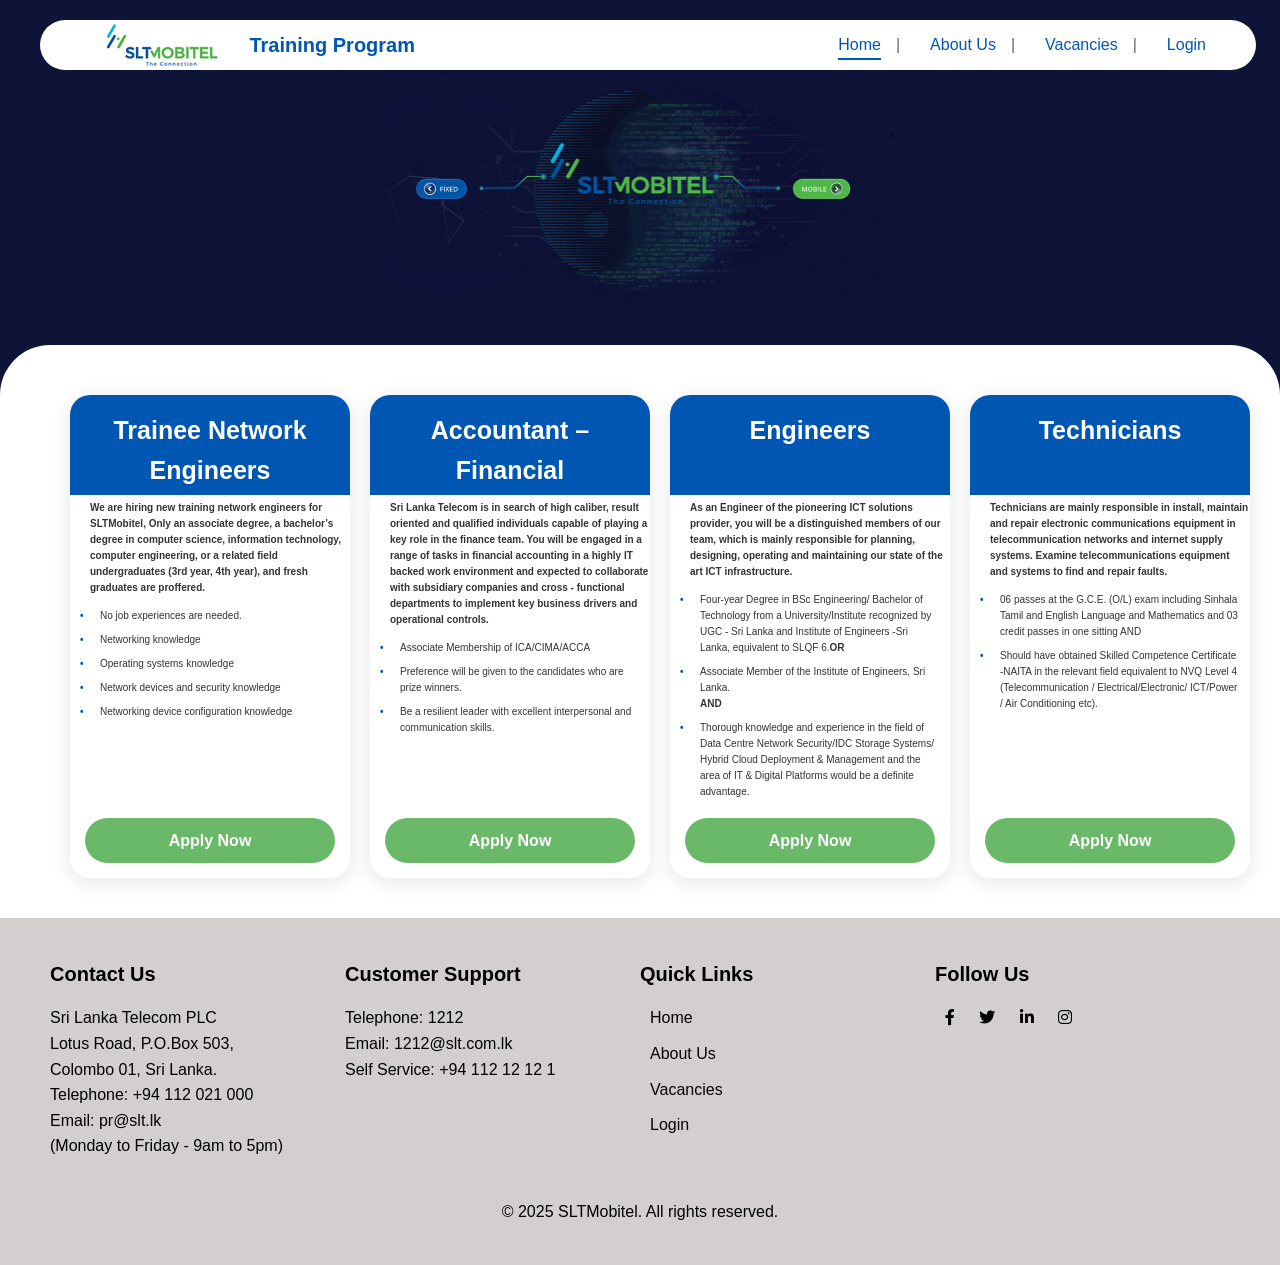
<file: HTML_FILES/index.html>
<!DOCTYPE html>
<html lang="en">
<head>
  <meta charset="UTF-8" />
  <meta name="viewport" content="width=device-width, initial-scale=1.0"/>
  <title>SLTMobitel – The Connection</title>
  <link rel="stylesheet" href="../CSS_FILES/home.css" />
  <link rel="stylesheet" href="https://cdnjs.cloudflare.com/ajax/libs/font-awesome/6.0.0-beta3/css/all.min.css" />
 
</head>
<body>
  <header class="header">
    <div class="logo-container">
      <img src="../IMAGES/home/1.png" alt="SLTMobitel Logo" class="logo" />
      <h2>Training Program</h2>
    </div>
    <nav class="nav">
      <ul>
        <li><a href="index.html" class="active">Home</a></li>
        <li><a href="../HTML_FILES/aboutus.html">About Us</a></li>
        <li><a href="../HTML_FILES/jobs.html">Vacancies</a></li>
        <li><a href="../HTML_FILES/login.html">Login</a></li>
      </ul>
    </nav>
  </header>

  <section class="hero-banner">
    <img src="../IMAGES/home/3.png" alt="SLTMobitel Training Program" />
  </section>

  <section class="job-categories">
    <div class="job-card">
      <h3>Trainee Network Engineers</h3>
       <p>We  are   hiring   new   training   network   engineers   for 
          SLTMobitel,  Only   an  associate   degree,  a   bachelor’s  
          degree  in  computer  science,  information   technology, 
          computer engineering, or a related field  undergraduates  
          (3rd year, 4th year),  and fresh graduates  are  proffered.
       
 </p>

      <ul>

       <li>   No  job  experiences  are  needed.</li>
        <li>Networking knowledge</li>
        <li>Operating systems knowledge</li>
        <li>Network devices and security knowledge</li>
        <li>Networking device configuration knowledge</li>
      </ul>
      <a href="../HTML_FILES/apply.html" class="apply-btn">Apply Now</a>
    </div>

    <div class="job-card">
      <h3>Accountant – Financial Accounting</h3>
      <p> Sri Lanka Telecom  is  in  search  of  high  caliber, result
oriented  and  qualified  individuals  capable of playing a 
key  role  in  the  finance  team. You will be engaged in a 
range  of  tasks  in  financial  accounting  in  a  highly IT
backed  work environment  and expected to collaborate 
with    subsidiary    companies    and    cross - functional 
departments  to  implement  key  business  drivers   and 
operational controls.
</p>
      <ul>
        <li>Associate Membership of ICA/CIMA/ACCA</li>
        
        <li>Preference will be given to the candidates who are 
prize winners. </li>
        <li> Be a resilient leader with excellent interpersonal and communication skills.</li>
   
      </ul>
      <a href="../HTML_FILES/apply.html" class="apply-btn">Apply Now</a>
    </div>

    <div class="job-card">
      <h3>Engineers</h3>
      <p>As an Engineer of the pioneering ICT solutions provider, 
you will be a distinguished members of our team, which 
is mainly  responsible for planning, designing, operating 
and  maintaining  our  state of the art ICT infrastructure.

</p>
      <ul>
        <li> Four-year Degree in BSc Engineering/ Bachelor of Technology 
from a University/Institute recognized by UGC - Sri Lanka and 
Institute of Engineers -Sri Lanka, equivalent to SLQF 6.<b>OR</b></li>
        <li>Associate Member of the Institute of Engineers, Sri Lanka.<br>
        <b>AND</b></li>
        <li> Thorough knowledge and experience in the field of Data 
Centre Network Security/IDC Storage Systems/ Hybrid Cloud 
Deployment & Management and the area of IT & Digital 
Platforms would be a definite advantage.</li>
      </ul>
      <a href="../HTML_FILES/apply.html" class="apply-btn">Apply Now</a>
    </div>

    <div class="job-card">
      <h3>Technicians</h3>
      <p>Technicians  are  mainly  responsible  in  install, maintain 
and   repair   electronic  communications  equipment   in 
telecommunication    networks    and    internet    supply 
systems.  Examine  telecommunications  equipment and 
systems to find and repair faults. </p>
      <ul>
        <li>06 passes at the G.C.E. (O/L) exam including Sinhala Tamil and 
English Language and Mathematics and 03 credit passes in 
one sitting AND </li>
        <li>Should have obtained Skilled Competence Certificate -NAITA 
in the relevant field equivalent to NVQ Level 4 
(Telecommunication / Electrical/Electronic/ ICT/Power / Air 
Conditioning etc). </li>
       
      </ul>
      <a href="../HTML_FILES/apply.html" class="apply-btn">Apply Now</a>
    </div>
  </section>

  <footer class="footer">
    <div class="footer-content">
      <div class="footer-section">
        <h4>Contact Us</h4>
        <p>
          Sri Lanka Telecom PLC<br />
          Lotus Road, P.O.Box 503,<br />
          Colombo 01, Sri Lanka.<br />
          Telephone: +94 112 021 000<br />
          Email: pr@slt.lk<br />
          (Monday to Friday - 9am to 5pm)
        </p>
      </div>
      <div class="footer-section">
        <h4>Customer Support</h4>
        <p>
          Telephone: 1212<br />
          Email: 1212@slt.com.lk<br />
          Self Service: +94 112 12 12 1
        </p>
      </div>
      <div class="footer-section">
        <h4>Quick Links</h4>
        <ul>
          <li><a href="../HTML_FILES/home.html">Home</a></li>
          <li><a href="../HTML_FILES/aboutus.html">About Us</a></li>
          <li><a href="../HTML_FILES/jobs.html">Vacancies</a></li>
          <li><a href="..//HTML_FILES/login.html">Login</a></li>
        </ul>
      </div>
      <div class="footer-section">
        <h4>Follow Us</h4>
        <div class="social-icons">
          <a href="#"><i class="fab fa-facebook-f"></i></a>
          <a href="#"><i class="fab fa-twitter"></i></a>
          <a href="#"><i class="fab fa-linkedin-in"></i></a>
          <a href="#"><i class="fab fa-instagram"></i></a>
        </div>
      </div>
    </div>
    <div class="footer-bottom">
      <p>&copy; 2025 SLTMobitel. All rights reserved.</p>
    </div>
  </footer>
</body>
</html>
</file>
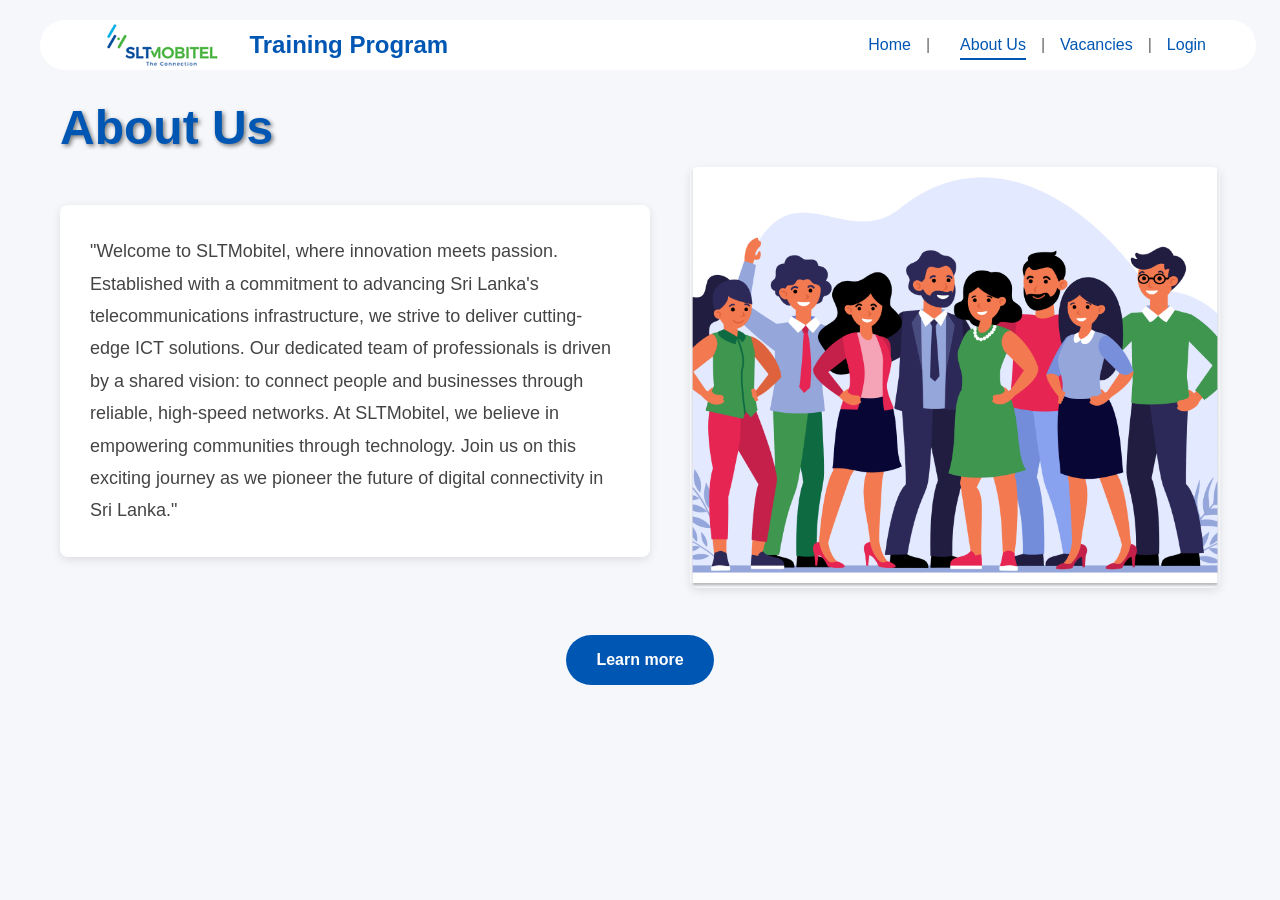
<file: HTML_FILES/aboutus.html>
<!DOCTYPE html>
<html lang="en">
<head>
    <meta charset="UTF-8">
    <meta name="viewport" content="width=device-width, initial-scale=1.0">
    <title>About Us - SLTMobitel</title>
    <link rel="stylesheet" href="../CSS_FILES/aboutus.css">
</head>
<body>

    <header class="header">
        <div class="logo-container">
            <img src="../IMAGES/aboutus/1.png" alt="SLTMobitel Logo" class="logo">
            <h2>Training Program</h2>
            
        </div>
       
        <nav class="nav">
            <ul>
                <li><a href="../HTML_FILES/index.html">Home</a></li><separeter></separeter>
                <li><a class="active" href="../HTML_FILES/aboutus.html">About Us</a></li>
                <li><a href="../HTML_FILES/jobs.html">Vacancies</a></li>
                <li><a href="../HTML_FILES/login.html">Login</a></li>
            </ul>
        </nav>
    </header>

    <main class="about-container">
        <section class="about-hero">
            <h1>About Us</h1>
        </section>

        <section class="about-content">
            <div class="about-text">
                <p>"Welcome to SLTMobitel, where innovation meets passion.
                   Established with a commitment to advancing Sri Lanka's telecommunications infrastructure,
                    we strive to deliver cutting-edge ICT solutions. Our dedicated team of professionals is
                     driven by a shared vision: to connect people and businesses through reliable, high-speed networks.
                      At SLTMobitel, we believe in empowering communities through technology. Join us on this exciting 
                      journey as we pioneer the future of digital connectivity in Sri Lanka."</p>
            </div>

            <div class="about-image">
                <img src="../IMAGES/aboutus/2.png" alt="SLTMobitel Team">
            </div>
        </section>

        <div class="learn-more-btn">
            <a href="../HTML_FILES/status.html">Learn more</a>
        </div>
    </main>

 
</html>
</file>
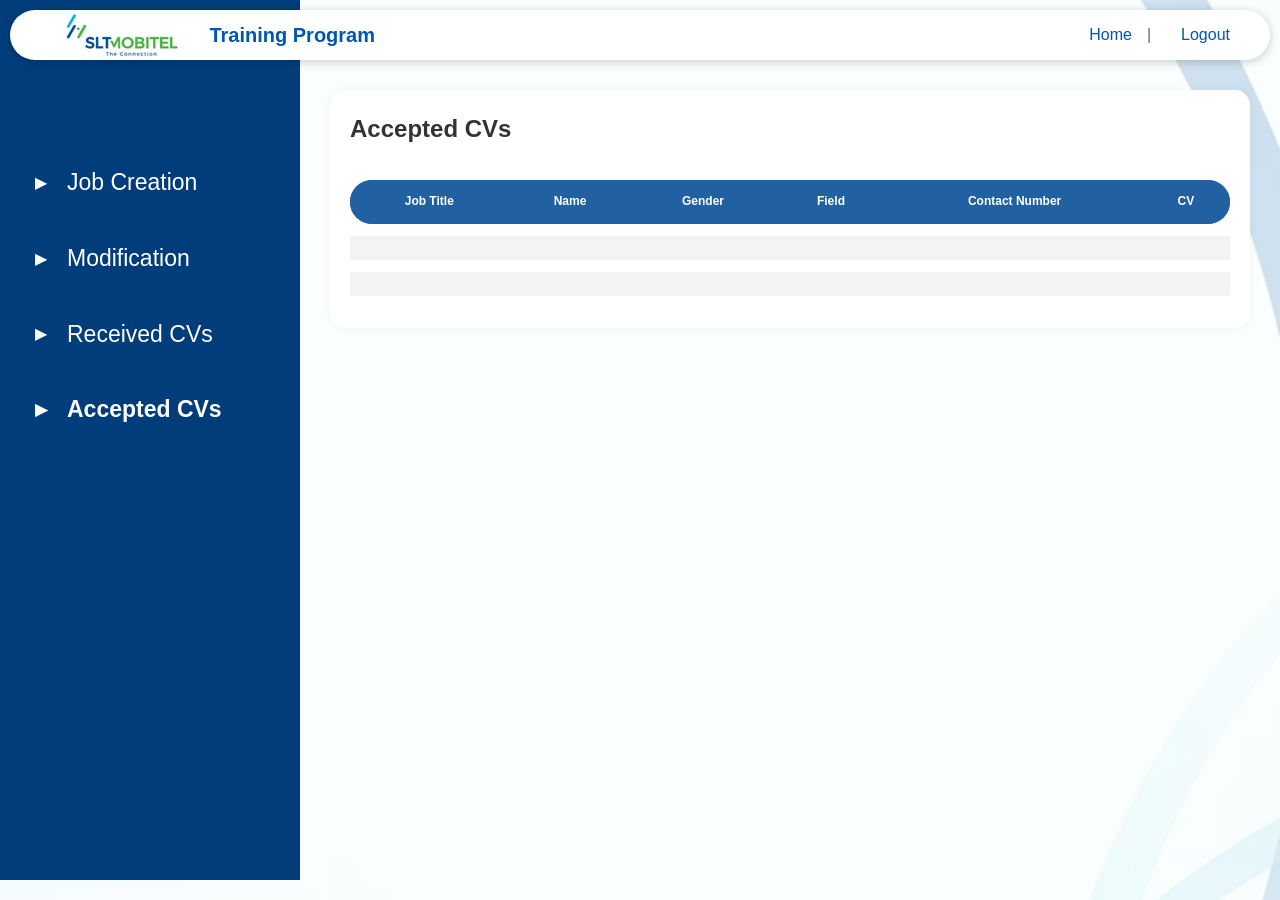
<file: HTML_FILES/acceptcv.html>
<!DOCTYPE html>
<html lang="en">
<head>
  <meta charset="UTF-8" />
  <meta name="viewport" content="width=device-width, initial-scale=1.0"/>
  <title>Accepted CVs - SLT Mobitel</title>
  <link rel="stylesheet" href="../CSS_FILES/acceptcv.css"/>
</head>
<body>
  <header class="header">
    <div class="logo-container">
      <img src="../IMAGES/home/1.png" alt="SLTMobitel Logo" class="logo" />
      <h2>Training Program</h2>
    </div>
    <nav class="nav">
      <ul>
        <li><a href="../HTML_FILES/index.html" >Home</a></li>
       
        <li><a href="../HTML_FILES/login.html">Logout</a></li>
      </ul>
    </nav>
  </header>

  <div class="wrapper">
    <aside class="sidebar">
      <nav>
        <ul>
         <li ><span class="arrow">▶</span> <a href="../HTML_FILES/jobcreation.html">Job Creation</a></li>
          <li><span class="arrow">▶</span> <a href="../HTML_FILES/jobmodification.html"> Modification</a></li>
          <li ><span class="arrow">▶</span> <a href="../HTML_FILES/recivedcv.html">Received CVs</a></li>
          <li class="active"><span class="arrow">▶</span><a href="../HTML_FILES/acceptcv.html"> Accepted CVs</a></li>
       
        </ul>
      </nav>
    </aside>

    <main>
      <section class="content">
        <div class="card">
          <h2>Accepted CVs</h2>
          <div class="table-container">
            <table>
              <thead>
                <tr>
                  <th>Job Title</th>
                  <th>Name</th>
                  <th>Gender</th>
                  <th>Field</th>
                  <th>Contact Number</th>
                  <th>CV</th>
                </tr>
              </thead>
              <tbody>
                <tr>
                  <td></td>
                  <td></td>
                  <td></td>
                  <td></td>
                  <td></td>
                  <td></td>
                </tr>
                <tr>
                  <td></td>
                  <td></td>
                  <td></td>
                  <td></td>
                  <td></td>
                  <td></td>
                </tr>
              </tbody>
            </table>
          </div>
        </div>
      </section>
    </main>
  </div>
</body>
</html>
</file>
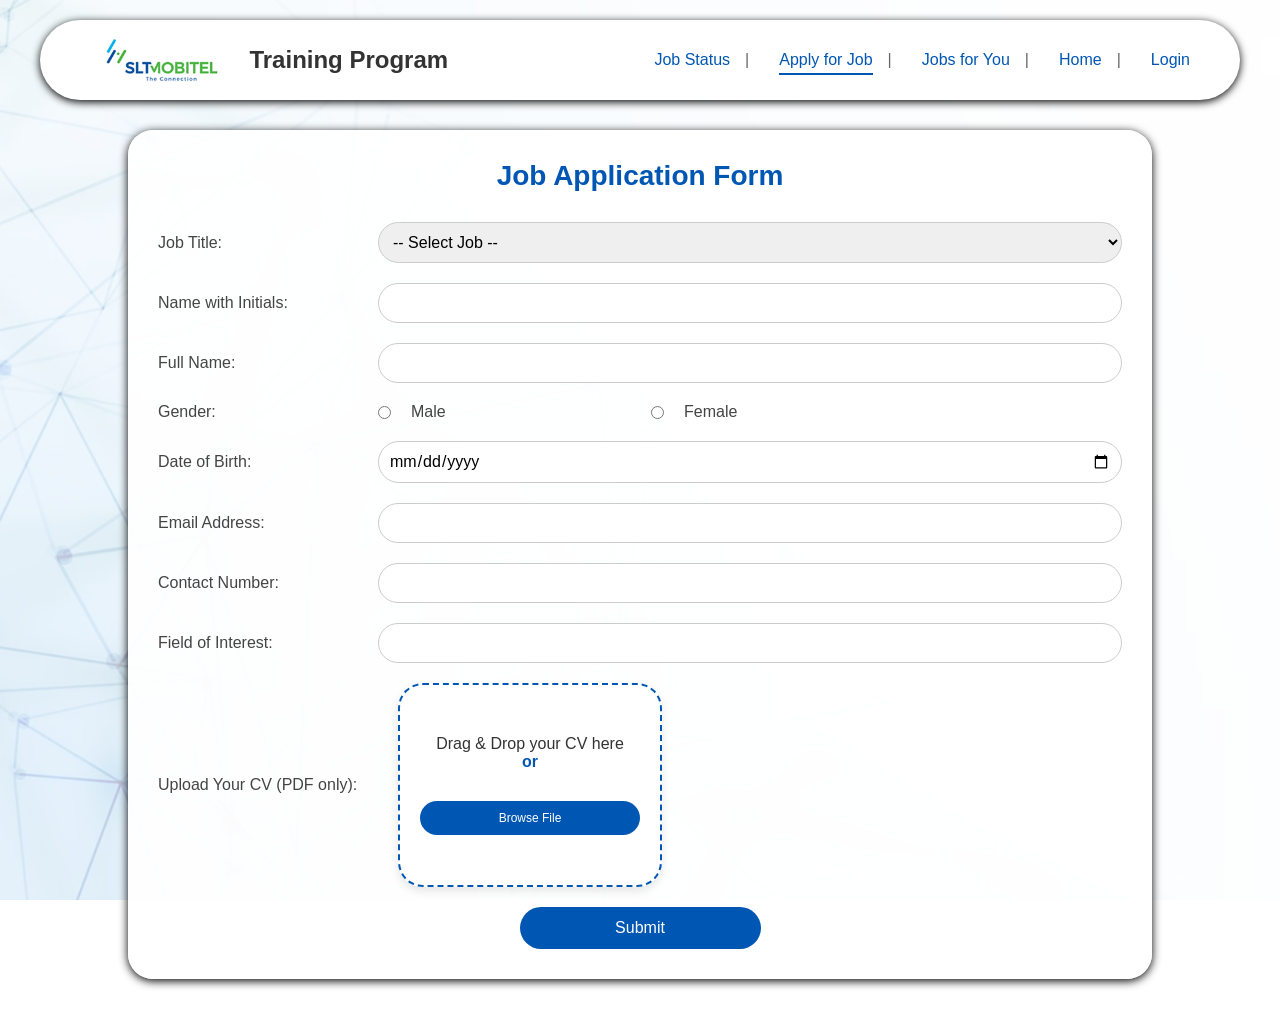
<file: HTML_FILES/apply.html>
<!DOCTYPE html>
<html lang="en">
<head>
  <meta charset="UTF-8" />
  <meta name="viewport" content="width=device-width, initial-scale=1.0"/>
  <title>SLTMobitel – Job Application</title>
  <link rel="stylesheet" href="../CSS_FILES/apply.css" />
  <link rel="stylesheet" href="https://cdnjs.cloudflare.com/ajax/libs/font-awesome/6.0.0-beta3/css/all.min.css" />
</head>
<body>

  <header class="header">
    <div class="logo-container">
      <img src="../IMAGES/home/1.png" alt="SLTMobitel Logo" class="logo" />
      <h2>Training Program</h2>
    </div>
    <nav class="nav">
      <ul>
        <li><a href="../HTML_FILES/status.html">Job Status</a></li>
        <li><a href="../HTML_FILES/apply.html" class="active">Apply for Job</a></li>
        <li><a href="../HTML_FILES/jobs.html">Jobs for You</a></li>
        <li><a href="../HTML_FILES/index.html">Home</a></li>
        <li><a href="../HTML_FILES/login.html">Login</a></li>
      </ul>
    </nav>
  </header>

  <main class="apply-container">
    <h1>Job Application Form</h1>
    <form class="application-form" enctype="multipart/form-data">
      
      <div class="form-group">
        <label for="job-title">Job Title:</label>
        <select id="job-title" name="job-title" required>
          <option value="">-- Select Job --</option>
          <option value="trainee-network-engineer">Trainee Network Engineer</option>
          <option value="accountant">Accountant - Financial Accounting</option>
          <option value="engineer">Engineer</option>
          <option value="technician">Technician</option>
          <option value="web-dev-trainee">Web Development Trainee</option>
        </select>
      </div>

      <div class="form-group">
        <label for="name">Name with Initials:</label>
        <input type="text" id="name" name="name" required>
      </div>

      <div class="form-group">
        <label for="full-name">Full Name:</label>
        <input type="text" id="full-name" name="full-name" required>
      </div>

      <div class="form-group">
        <label>Gender:</label>
        <div class="radio-group">
          <input type="radio" id="male" name="gender" value="male" required>
          <label for="male">Male</label>
          <input type="radio" id="female" name="gender" value="female">
          <label for="female">Female</label>
        </div>
      </div>

      <div class="form-group">
        <label for="dob">Date of Birth:</label>
        <input type="date" id="dob" name="dob" required>
      </div>

      <div class="form-group">
        <label for="email">Email Address:</label>
        <input type="email" id="email" name="email" required>
      </div>

      <div class="form-group">
        <label for="contact">Contact Number:</label>
        <input type="tel" id="contact" name="contact" required>
      </div>

      <div class="form-group">
        <label for="field">Field of Interest:</label>
        <input type="text" id="field" name="field" required>
      </div>

<div class="form-group">
  <label for="cv">Upload Your CV (PDF only):</label>
  <div class="cv-upload-box" id="drop-area">
    <p>Drag & Drop your CV here<br><span>or</span></p>
    <label for="cv" class="upload-btn">Browse File</label>
    <input type="file" id="cv" name="cv" accept=".pdf" required>
    <p id="file-name" class="file-name"></p>
    
  </div>
</div>



      <button type="submit" class="submit-btn"><a href="../HTML_FILES/jobs.html"> Submit</a></button>
    </form>
  </main>

</body>
</html>
</file>
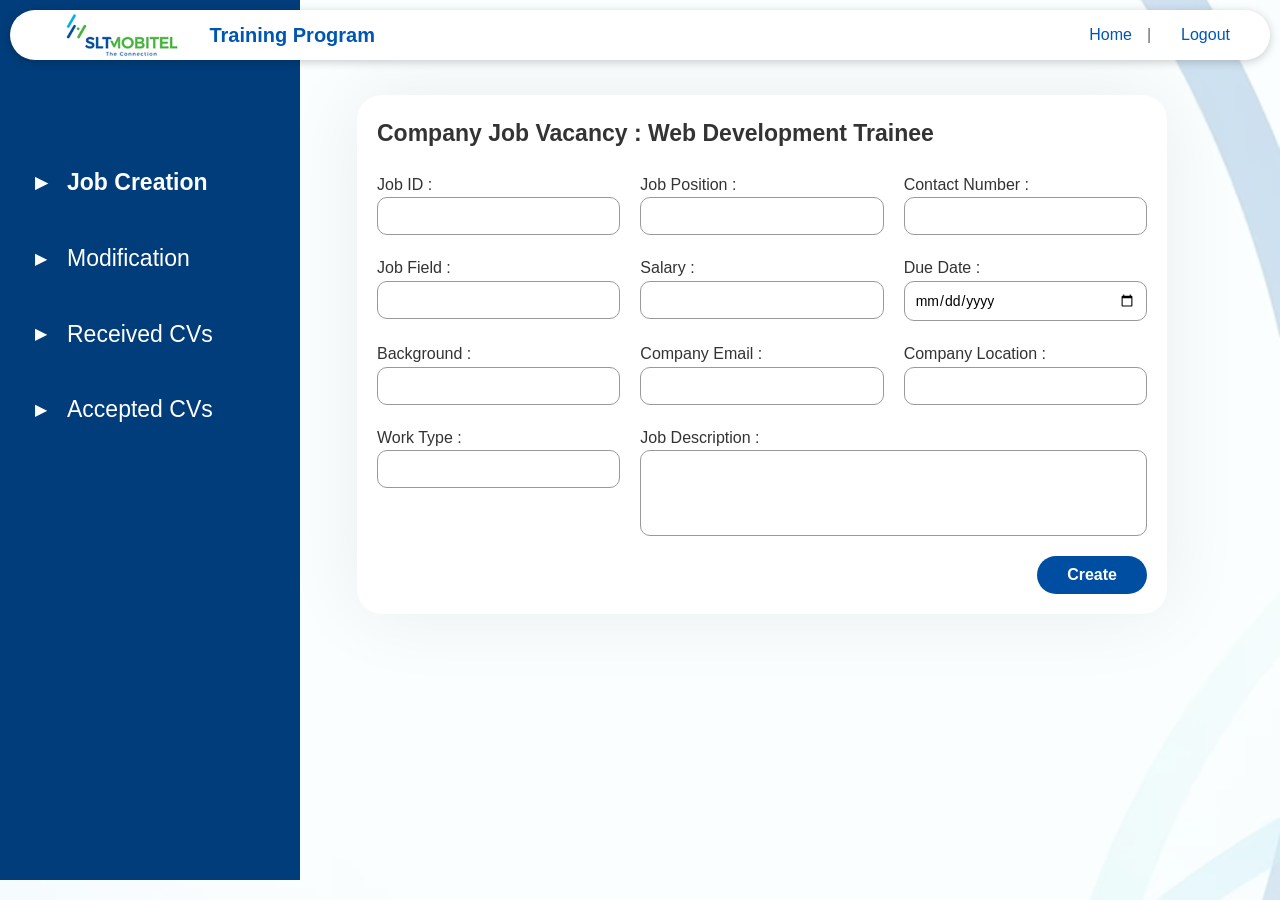
<file: HTML_FILES/jobcreation.html>
<!DOCTYPE html>
<html lang="en">
<head>
  <meta charset="UTF-8" />
  <meta name="viewport" content="width=device-width, initial-scale=1.0"/>
  <title>job creation - SLT Mobitel</title>
  <link rel="stylesheet" href="../CSS_FILES/jobcreation.css"/>
</head>
<body>
  <header class="header">
    <div class="logo-container">
      <img src="../IMAGES/home/1.png" alt="SLTMobitel Logo" class="logo" />
      <h2>Training Program</h2>
    </div>
    <nav class="nav">
      <ul>
        <li><a href="../HTML_FILES/index.html" >Home</a></li>
        <li><a href="../HTML_FILES/login.html">Logout</a></li>
      </ul>
    </nav>
  </header>

  <div class="wrapper">
    <aside class="sidebar">
      <nav>
        <ul>
          <li class="active"><span class="arrow">▶</span> <a href="../HTML_FILES/jobcreation.html">Job Creation</a></li>
          <li><span class="arrow">▶</span> <a href="../HTML_FILES/jobmodification.html"> Modification</a></li>
          <li ><span class="arrow">▶</span> <a href="../HTML_FILES/recivedcv.html">Received CVs</a></li>
          <li ><span class="arrow">▶</span><a href="../HTML_FILES/acceptcv.html"> Accepted CVs</a></li>
        </ul>
      </nav>
    </aside>

<main>
      <section class="content">
      <section class="form-container">
        <h2>Company Job Vacancy : Web Development Trainee</h2>
        <form>
          <div class="form-grid">
            <div><label>Job ID :</label><input type="text" /></div>
            <div><label>Job Position :</label><input type="text" /></div>
            <div><label>Contact Number :</label><input type="text" /></div>

            <div><label>Job Field :</label><input type="text" /></div>
            <div><label>Salary :</label><input type="text" /></div>
            <div><label>Due Date :</label><input type="date" /></div>

            <div><label>Background :</label><input type="text" /></div>
            <div><label>Company Email :</label><input type="email" /></div>
            <div><label>Company Location :</label><input type="text" /></div>

            <div><label>Work Type :</label><input type="text" /></div>
            <div class="desc">
              <label>Job Description :</label>
              <textarea rows="4"></textarea>
            </div>
          </div>

          <div class="btn-wrapper">
            <button type="submit">Create</button>
          </div>
        </form>
      </section>
      </section>
    </main>
  </div>
</body>
</html>
</file>
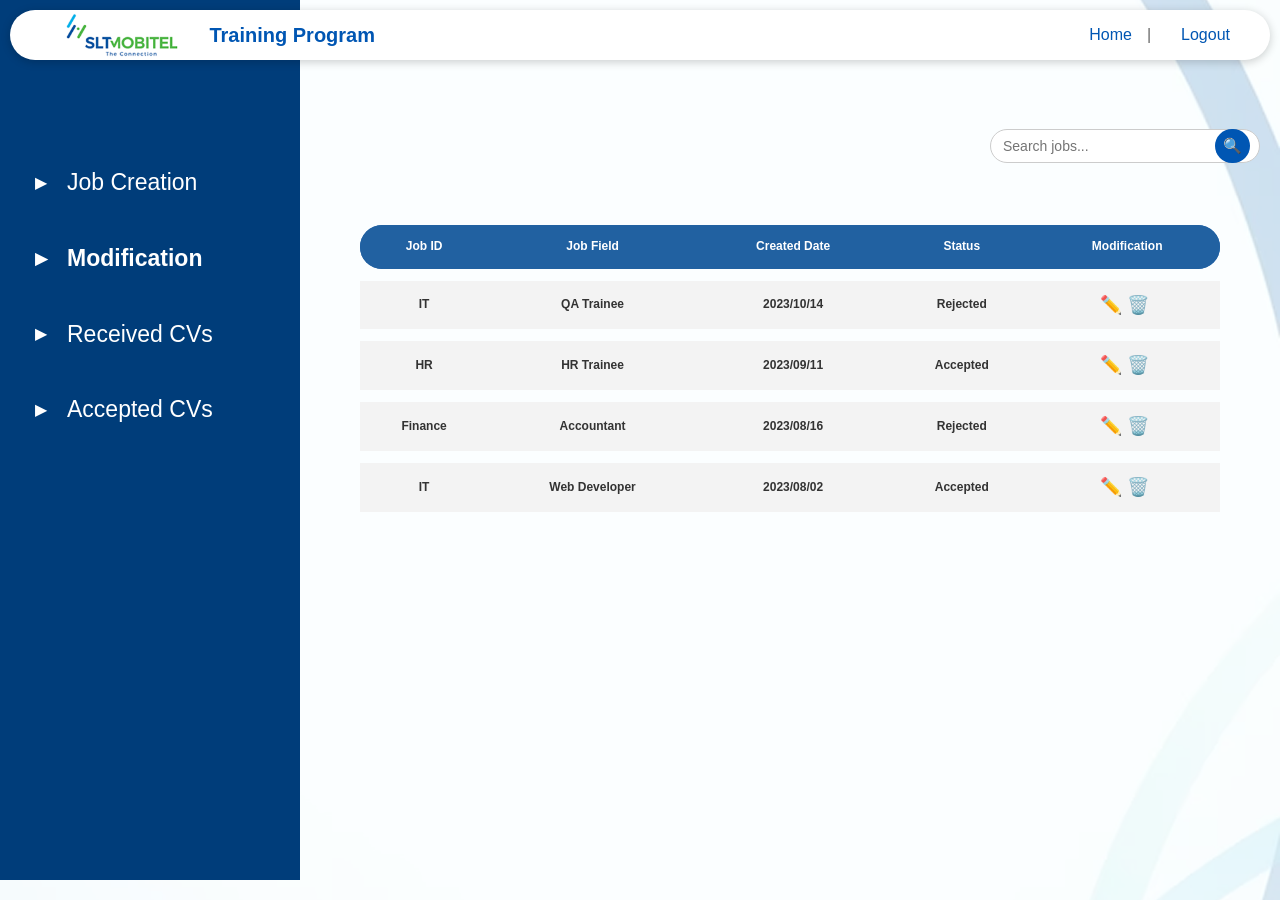
<file: HTML_FILES/jobmodification.html>
<!DOCTYPE html>
<html lang="en">
<head>
  <meta charset="UTF-8" />
  <meta name="viewport" content="width=device-width, initial-scale=1.0"/>
  <title>Job Modification- SLT Mobitel</title>
  <link rel="stylesheet" href="../CSS_FILES/jobmodification.css"/>
</head>
<body>
  <header class="header">
    <div class="logo-container">
      <img src="../IMAGES/home/1.png" alt="SLTMobitel Logo" class="logo" />
      <h2>Training Program</h2>
    </div>
    <nav class="nav">
      <ul>
        <li><a href="../HTML_FILES/index.html" >Home</a></li>
        <li><a href="../HTML_FILES/login.html">Logout</a></li>
      </ul>
    </nav>
  </header>

  <div class="wrapper">
    <aside class="sidebar">
      <nav>
        <ul>
         <li><span class="arrow" >▶</span> <a href="../HTML_FILES/jobcreation.html">Job Creation</a></li>
          <li class="active"><span class="arrow" >▶</span> <a href="../HTML_FILES/jobmodification.html"> Modification</a></li>
          <li ><span class="arrow">▶</span> <a href="../HTML_FILES/recivedcv.html">Received CVs</a></li>
          <li ><span class="arrow">▶</span><a href="../HTML_FILES/acceptcv.html"> Accepted CVs</a></li>
        </ul>
      </nav>
    </aside>

     <main>
      <section class="content">
        <div class="search-container">
  <input type="text" id="searchInput" placeholder="Search jobs...">
  <button onclick="searchTable()">🔍</button>
</div>


        <div class="modification-table">
            <table>
                <thead>
                    <tr>
                        <th>Job ID</th>
                        <th>Job Field</th>
                        <th>Created Date</th>
                        <th>Status</th>
                        <th>Modification</th>
                    </tr>
                </thead>
                <tbody>
                    <tr>
                        <td>IT</td>
                        <td>QA Trainee</td>
                        <td>2023/10/14</td>
                        <td class="status-rejected">Rejected</td>
                        <td class="modification-icons"><a href="">✏️</a><a href="">🗑️</a> </td>
                    </tr>
                    <tr>
                        <td>HR</td>
                        <td>HR Trainee</td>
                        <td>2023/09/11</td>
                        <td class="status-accepted">Accepted</td>
                        <td class="modification-icons"><a href="">✏️</a><a href="">🗑️</a> </td>
                    </tr>
                    <tr>
                        <td>Finance</td>
                        <td>Accountant</td>
                        <td>2023/08/16</td>
                        <td class="status-rejected">Rejected</td>
                        <td class="modification-icons"><a href="">✏️</a><a href="">🗑️</a> </td>
                    </tr>
                    <tr>
                        <td>IT</td>
                        <td>Web Developer</td>
                        <td>2023/08/02</td>
                        <td class="status-accepted">Accepted</td>
                        <td class="modification-icons"><a href="">✏️</a><a href="">🗑️</a> </td>
                    </tr>
                </tbody>
            </table>
        </section>
        </div>
    </main>

</body>
</html>
</file>
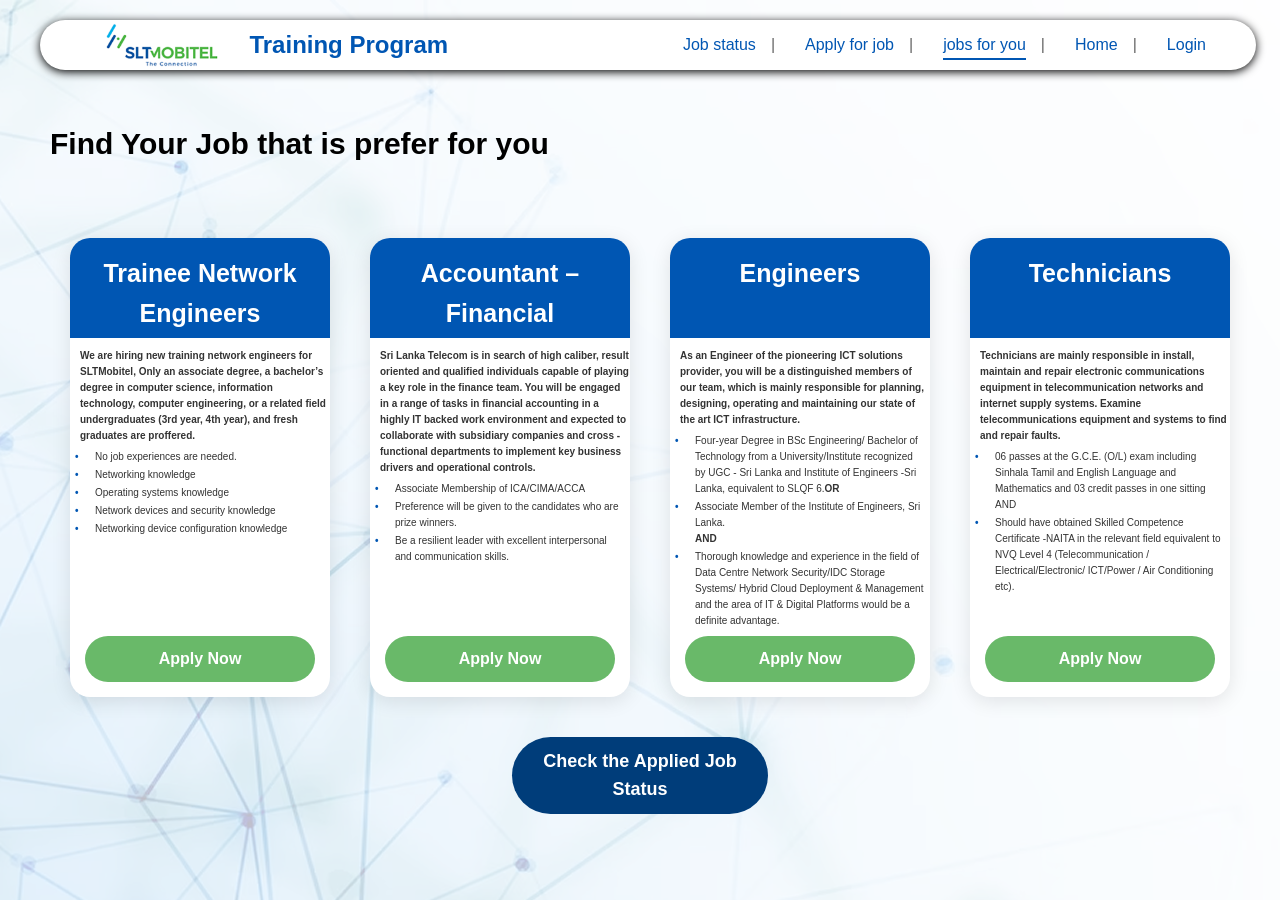
<file: HTML_FILES/jobs.html>
<!DOCTYPE html>
<html lang="en">
<head>
  <meta charset="UTF-8" />
  <meta name="viewport" content="width=device-width, initial-scale=1.0"/>
  <title>SLTMobitel – The Connection</title>
  <link rel="stylesheet" href="../CSS_FILES/jobs.css" />
  <link rel="stylesheet" href="https://cdnjs.cloudflare.com/ajax/libs/font-awesome/6.0.0-beta3/css/all.min.css" />
  <style>
    .job-categories {
      margin-top: 50px; 
    }
  </style>
</head>
<body>
  <header class="header">
    <div class="logo-container">
      <img src="../IMAGES/home/1.png" alt="SLTMobitel Logo" class="logo" />
      <h2>Training Program</h2>
    </div>
    <nav class="nav">
      <ul>
        <li><a href="../HTML_FILES/status.html" > Job status</a></li>
        <li><a href="../HTML_FILES/apply.html"> Apply for job</a></li>
        <li><a href="../HTML_FILES/jobs.html" class="active">jobs for you</a></li>
        <li><a href="../HTML_FILES/index.html">Home</a></li>
                <li><a href="../HTML_FILES/login.html">Login</a></li>

      </ul>
     

    </nav>
  </header>
  <div class="title">
<P>Find Your Job that is prefer for you</P></div>

  <section class="job-categories">
    <div class="job-card">
      <h3>Trainee Network Engineers</h3>
       <p>We  are   hiring   new   training   network   engineers   for 
          SLTMobitel,  Only   an  associate   degree,  a   bachelor’s  
          degree  in  computer  science,  information   technology, 
          computer engineering, or a related field  undergraduates  
          (3rd year, 4th year),  and fresh graduates  are  proffered.
       
 </p>

      <ul>

       <li>   No  job  experiences  are  needed.</li>
        <li>Networking knowledge</li>
        <li>Operating systems knowledge</li>
        <li>Network devices and security knowledge</li>
        <li>Networking device configuration knowledge</li>
      </ul>
      <a href="apply.html?job=network-engineer" class="apply-btn">Apply Now</a>
    </div>

    <div class="job-card">
      <h3>Accountant – Financial Accounting</h3>
      <p> Sri Lanka Telecom  is  in  search  of  high  caliber, result
oriented  and  qualified  individuals  capable of playing a 
key  role  in  the  finance  team. You will be engaged in a 
range  of  tasks  in  financial  accounting  in  a  highly IT
backed  work environment  and expected to collaborate 
with    subsidiary    companies    and    cross - functional 
departments  to  implement  key  business  drivers   and 
operational controls.
</p>
      <ul>
        <li>Associate Membership of ICA/CIMA/ACCA</li>
        
        <li>Preference will be given to the candidates who are 
prize winners. </li>
        <li> Be a resilient leader with excellent interpersonal and communication skills.</li>
   
      </ul>
      <a href="apply.html?job=accountant" class="apply-btn">Apply Now</a>
    </div>

    <div class="job-card">
      <h3>Engineers</h3>
      <p>As an Engineer of the pioneering ICT solutions provider, 
you will be a distinguished members of our team, which 
is mainly  responsible for planning, designing, operating 
and  maintaining  our  state of the art ICT infrastructure.

</p>
      <ul>
        <li> Four-year Degree in BSc Engineering/ Bachelor of Technology 
from a University/Institute recognized by UGC - Sri Lanka and 
Institute of Engineers -Sri Lanka, equivalent to SLQF 6.<b>OR</b></li>
        <li>Associate Member of the Institute of Engineers, Sri Lanka.<br> <b>AND</b></li>
        <li> Thorough knowledge and experience in the field of Data 
Centre Network Security/IDC Storage Systems/ Hybrid Cloud 
Deployment & Management and the area of IT & Digital 
Platforms would be a definite advantage.</li>
      </ul>
      <a href="apply.html?job=engineer" class="apply-btn">Apply Now</a>
    </div>

    <div class="job-card">
      <h3>Technicians</h3>
      <p>Technicians  are  mainly  responsible  in  install, maintain 
and   repair   electronic  communications  equipment   in 
telecommunication    networks    and    internet    supply 
systems.  Examine  telecommunications  equipment and 
systems to find and repair faults. </p>
      <ul>
        <li>06 passes at the G.C.E. (O/L) exam including Sinhala Tamil and 
English Language and Mathematics and 03 credit passes in 
one sitting AND </li>
        <li>Should have obtained Skilled Competence Certificate -NAITA 
in the relevant field equivalent to NVQ Level 4 
(Telecommunication / Electrical/Electronic/ ICT/Power / Air 
Conditioning etc). </li>
       
      </ul>
      <a href="apply.html?job=technician" class="apply-btn">Apply Now</a>
    </div>
  </section>

        <a href="apply.html?job=accountant" class="jobstatus-btn">Check the Applied Job Status</a>


</body>
</html>
</file>
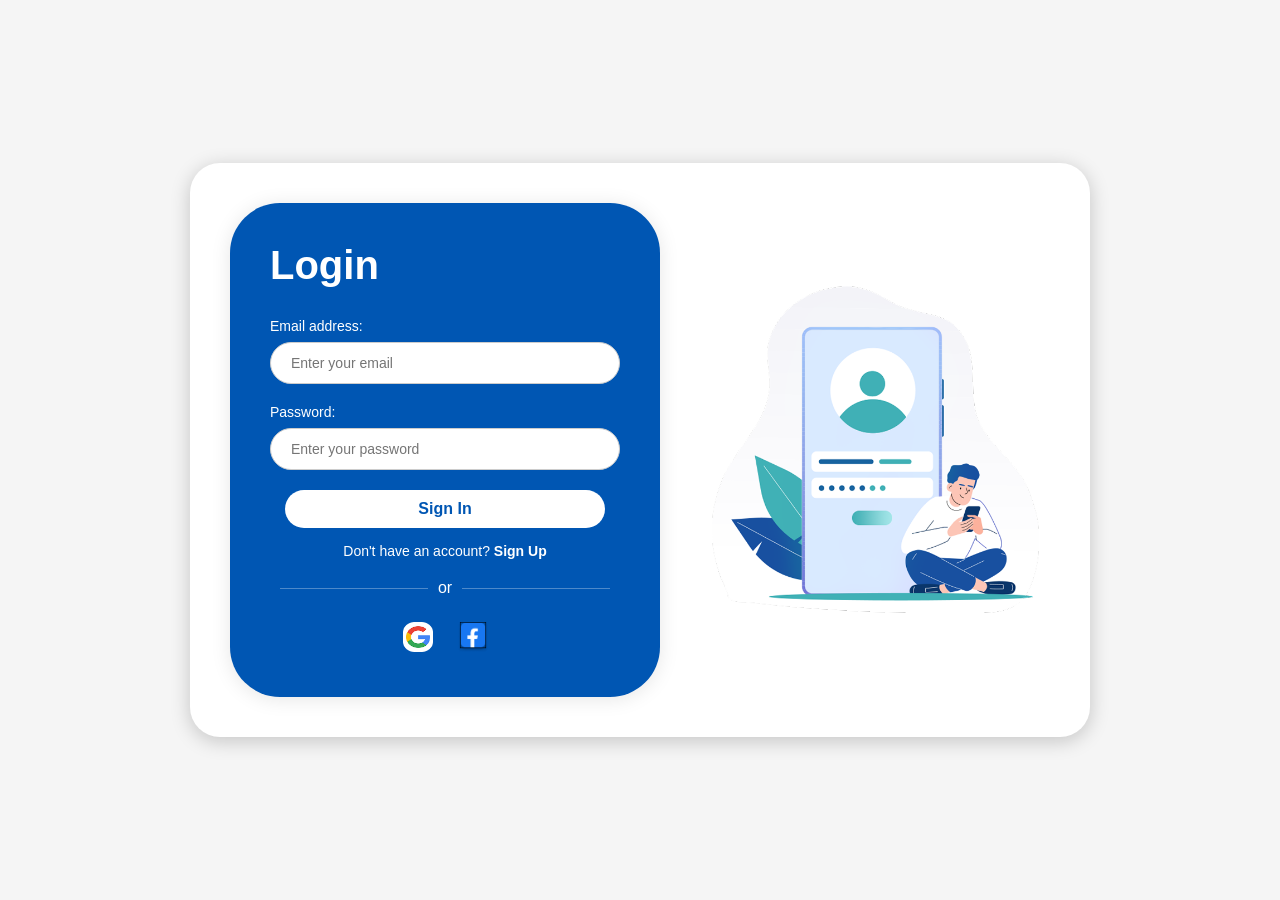
<file: HTML_FILES/login.html>
<!DOCTYPE html>
<html lang="en">
<head>
    <meta charset="UTF-8">
    <meta name="viewport" content="width=device-width, initial-scale=1.0">
    <title>SLTMobitel Job Portal - Login</title>
    <link rel="stylesheet" href="../CSS_FILES/login.css">
</head>
<body>
    <div class="login-container">
        <div class="login-form">
            <h2>Login</h2>
            <form action="" method="POST">
                <div class="input-group">
                    <label for="username">Email address:</label>
                    <input type="text" id="username" name="username" placeholder="Enter your email" required>
                </div>
                <div class="input-group">
                    <label for="password">Password:</label>
                    <input type="password" id="password" name="password" placeholder="Enter your password" required>
                </div>
                <a href="../HTML_FILES/jobs.html" class="btn">Sign In</a>
                <div class="signup">Don't have an account? <a href="../HTML_FILES/register.html">Sign Up</a></div>
                
                <div class="divider">or</div>
                
                <div class="social-login">
                    <div class="social-icon">
                        <img src="../IMAGES/login/2.png" alt="Google">
                    </div>
                    <div class="social-icon">
                        <img src="../IMAGES/login/3.png" alt="Facebook">
                    </div>
                </div>
            </form>
        </div>
        <div class="login-image">
            <img src="../IMAGES/login/1.png" alt="SLTMobitel Job Portal">
        </div>
    </div>
</body>
</html>
</file>
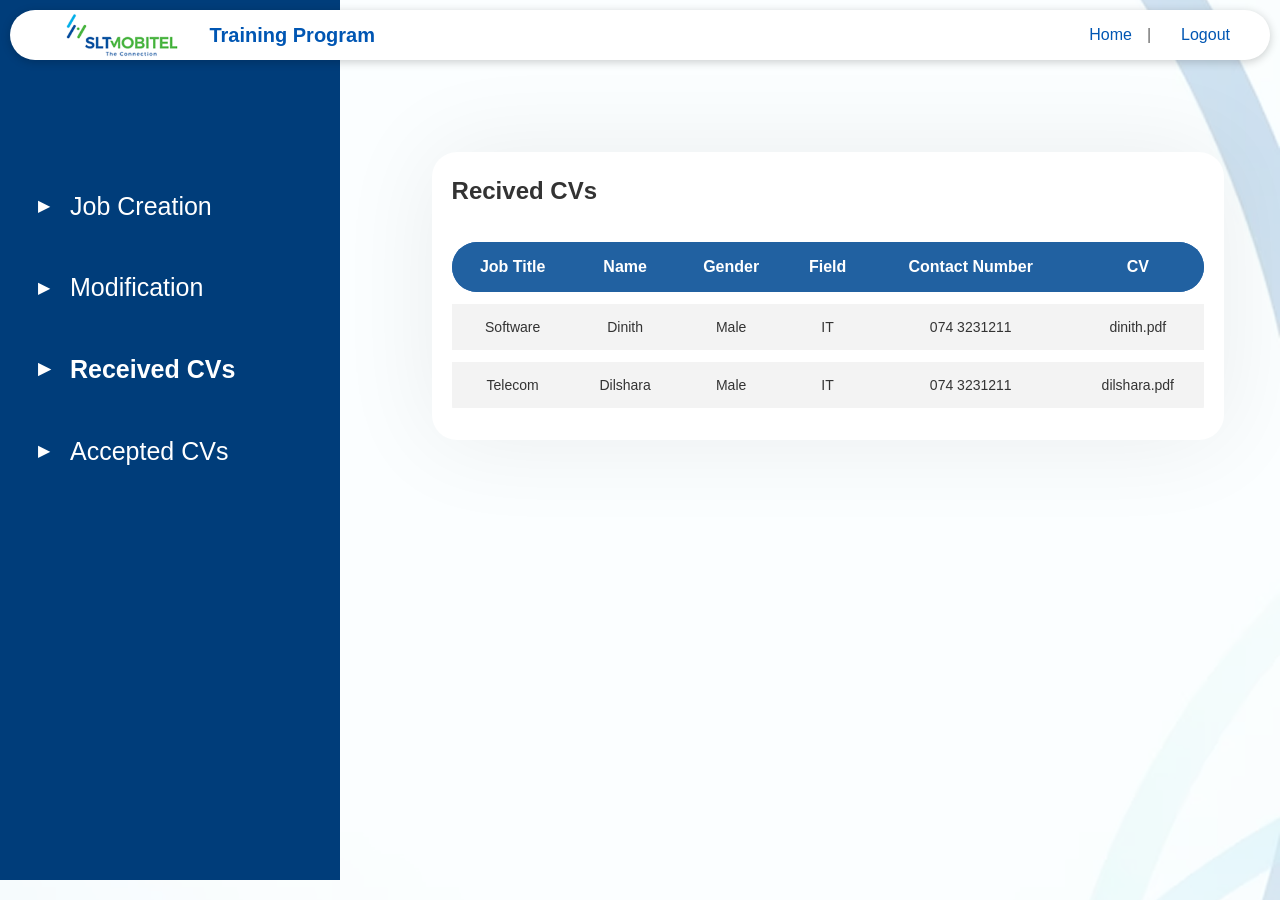
<file: HTML_FILES/recivedcv.html>
<!DOCTYPE html>
<html lang="en">
<head>
  <meta charset="UTF-8" />
  <meta name="viewport" content="width=device-width, initial-scale=1.0"/>
  <title>Accepted CVs - SLT Mobitel</title>
  <link rel="stylesheet" href="../CSS_FILES/recivedcv.css"/>
</head>
<body>
  <!-- Top Navigation Bar -->
  <header class="header">
    <div class="logo-container">
      <img src="../IMAGES/home/1.png" alt="SLTMobitel Logo" class="logo" />
      <h2>Training Program</h2>
    </div>
    <nav class="nav">
      <ul>
        <li><a href="../HTML_FILES/index.html" >Home</a></li>
       
        <li><a href="../HTML_FILES/login.html">Logout</a></li>
      </ul>
    </nav>
  </header>

  <div class="wrapper">
    <aside class="sidebar">
      <nav>
        <ul>
         <li ><span class="arrow">▶</span> <a href="../HTML_FILES/jobcreation.html">Job Creation</a></li>
          <li><span class="arrow">▶</span> <a href="../HTML_FILES/jobmodification.html"> Modification</a></li>
          <li class="active"><span class="arrow">▶</span> <a href="../HTML_FILES/recivedcv.html">Received CVs</a></li>
          <li ><span class="arrow">▶</span><a href="../HTML_FILES/acceptcv.html"> Accepted CVs</a></li>
       
        </ul>
      </nav>
    </aside>

    <main>
      <section class="content">
        <div class="card">
          <h2>Recived CVs</h2>
          <div class="table-container">
            <table>
              <thead>
                <tr>
                  <th>Job Title</th>
                  <th>Name</th>
                  <th>Gender</th>
                  <th>Field</th>
                  <th>Contact Number</th>
                  <th>CV</th>
                </tr>
              </thead>
              <tbody>
                <tr>
                  <td>Software</td>
                  <td> Dinith</td>
                  <td>Male</td>
                  <td>IT</td>
                  <td>074 3231211</td>
                  <td> dinith.pdf</td>
                </tr>
                <tr>
                  <td>Telecom</td>
                  <td> Dilshara</td>
                  <td> Male</td>
                  <td>IT</td>
                  <td>074 3231211</td>
                  <td> dilshara.pdf</td>
                </tr>
              </tbody>
            </table>
          </div>
        </div>
      </section>
    </main>
  </div>
</body>
</html>
</file>
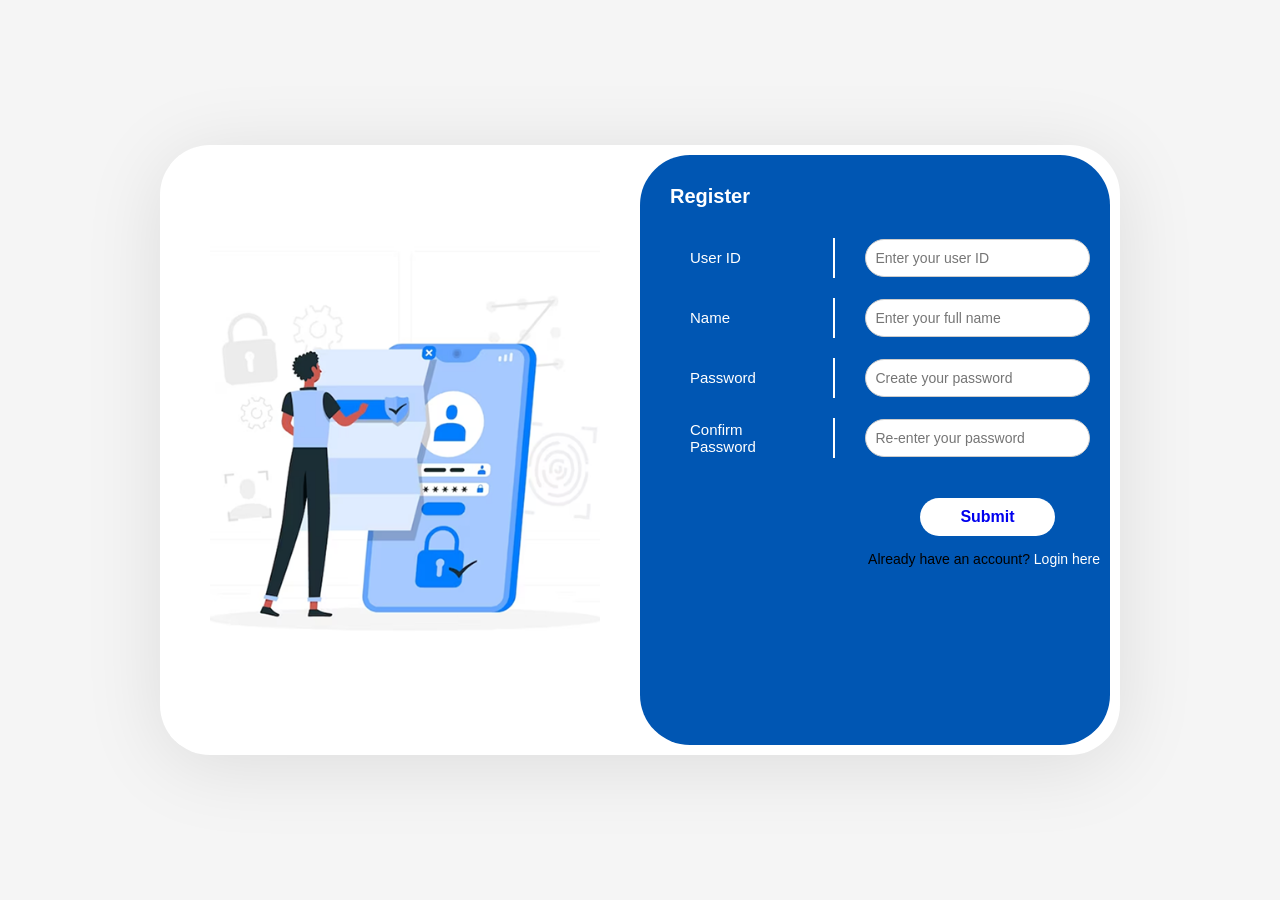
<file: HTML_FILES/register.html>
<!DOCTYPE html>
<html lang="en">
<head>
  <meta charset="UTF-8" />
  <meta name="viewport" content="width=device-width, initial-scale=1.0"/>
  <title>Register - SLTMobitel</title>
  <link rel="stylesheet" href="../CSS_FILES/register.css" />
</head>
<body>
  <div class="register-container">
    
    <div class="register-image">
      <img src="../IMAGES/register/1.png" alt="Registration Illustration" />
    </div>

    <div class="register-form">
      <h2>Register</h2>
      <form action="" method="POST">
        <div class="input-group">
          <label for="userid">User ID</label>
          <span class="divider"></span>
          <input type="text" id="userid" name="userid" placeholder="Enter your user ID" required />
        </div>

        <div class="input-group">
          <label for="name">Name</label>
          <span class="divider"></span>
          <input type="text" id="name" name="name" placeholder="Enter your full name" required />
        </div>

        <div class="input-group">
          <label for="password">Password</label>
          <span class="divider"></span>
          <input type="password" id="password" name="password" placeholder="Create your password" required />
        </div>

        <div class="input-group">
          <label for="confirm-password">Confirm Password</label>
          <span class="divider"></span>
          <input type="password" id="confirm-password" name="confirm-password" placeholder="Re-enter your password" required />
        </div>

        <button type="submit" class="btn"><a href="../HTML_FILES/index.html">Submit</a></button>

        <div class="login-redirect">
          Already have an account? <a href="../HTML_FILES/login.html">Login here</a>
        </div>
      </form>
    </div>

  </div>
</body>
</html>
</file>
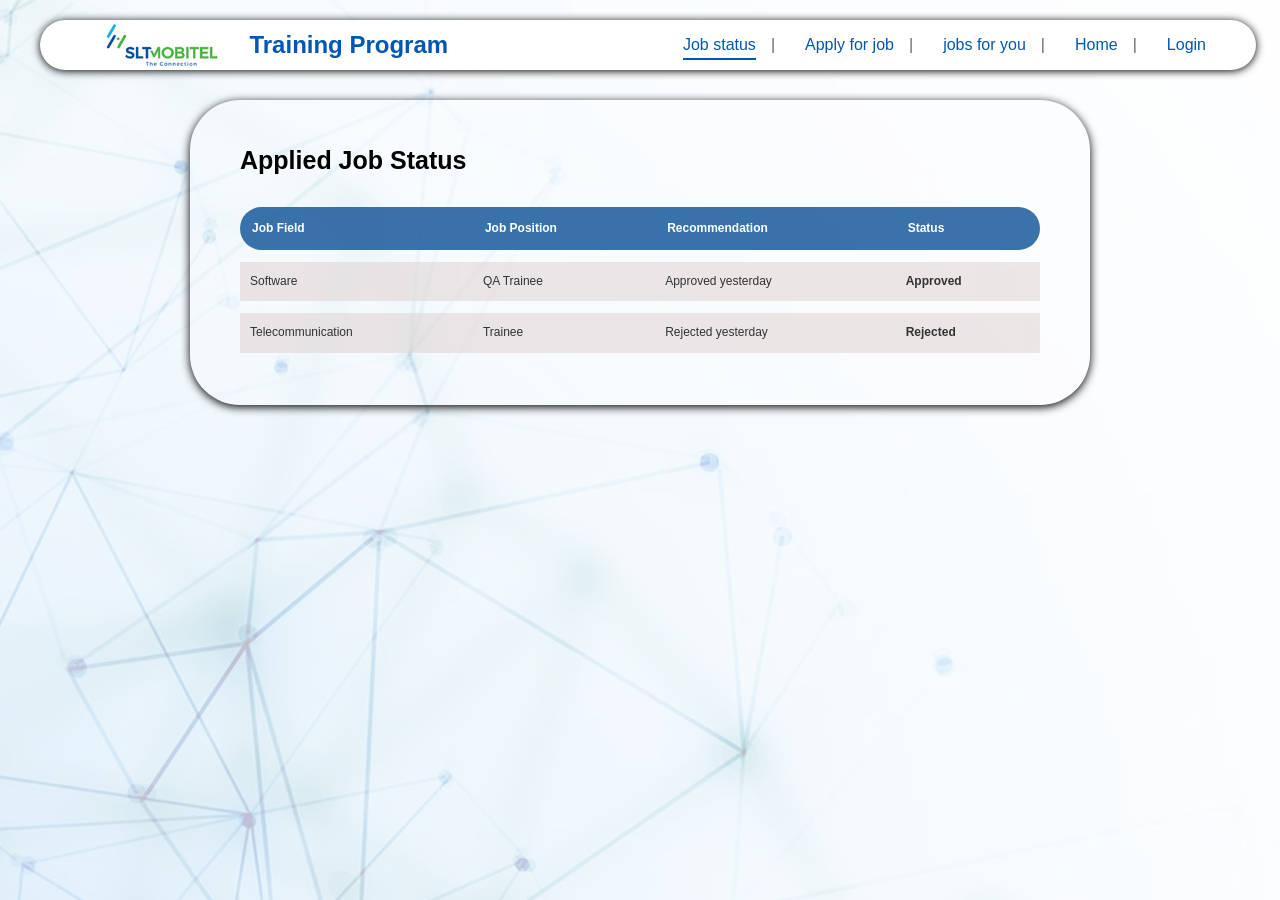
<file: HTML_FILES/status.html>
<!DOCTYPE html>
<html lang="en">
<head>
  <meta charset="UTF-8" />
  <meta name="viewport" content="width=device-width, initial-scale=1.0"/>
  <title>Apply Job Status</title>
  <link rel="stylesheet" href="../CSS_FILES/status.css" />
  <link rel="stylesheet" href="https://cdnjs.cloudflare.com/ajax/libs/font-awesome/6.0.0-beta3/css/all.min.css" />

</head>
<body>
  <header class="header">
    <div class="logo-container">
      <img src="../IMAGES/home/1.png" alt="SLTMobitel Logo" class="logo" />
      <h2>Training Program</h2>
    </div>
    <nav class="nav">
      <ul>
        <li><a href="../HTML_FILES/status.html" class="active" > Job status</a></li>
        <li><a href="../HTML_FILES/apply.html" > Apply for job</a></li>
        <li><a href="../HTML_FILES/jobs.html" >jobs for you</a></li>
        <li><a href="../HTML_FILES/home.html">Home</a></li>
                <li><a href="../HTML_FILES/login.html">Login</a></li>

      </ul>
     

    </nav>
  </header>

    <main class="status-container">
        <h1>Applied Job Status</h1>
        
        <table class="status-table">
            <thead>
                <tr>
                    <th>Job Field</th>
                    <th>Job Position</th>
                    <th>Recommendation</th>
                    <th>Status</th>
                </tr>
            </thead>
            <tbody>
                <tr>
                    <td>Software</td>
                    <td>QA Trainee</td>
                    <td>Approved yesterday</td>
                    <td class="status-approved">Approved</td>
                </tr>
                <tr>
                    <td>Telecommunication</td>
                    <td>Trainee</td>
                    <td>Rejected yesterday</td>
                    <td class="status-rejected">Rejected</td>
                </tr>
            </tbody>
        </table>
    </main>


</body>
</html>
</file>
<file: CSS_FILES/home.css>
* {
  margin: 0;
  padding: 0;
  box-sizing: border-box;
  font-family: 'Segoe UI', Arial, sans-serif;
}

body {
  background-color: #0E1338;
  color: #333;
  line-height: 1.6;
}

.header {
  display: flex;
  justify-content: space-between;
  align-items: center;
  padding: 15px 50px;
  max-width: 95%;
  background-color: white;
  color: #0056b3;
  border-radius: 50px;
  height: 50px;
  margin-top: 20px; 
  margin-left:40px;
}

.logo-container {
  display: flex;
  align-items: center;
  gap: 15px;
}
.logo-container h2{
  font-size:20px;
}

.logo {
  height: 50px;
  width: auto;
}


.nav ul {
  display: flex;
  list-style: none;
  gap: 30px;
}

.nav a {
  color: #0056b3;
  text-decoration: none;
  font-weight: 500;
  font-size: 16px;
  
}

.nav a.active {
    border-bottom: 2px solid #0056b3;
    padding-bottom: 5px;
}

.nav a:hover {
    opacity: 0.8;
}

.nav li:not(:last-child)::after {
  content: "|";
  margin-left: 15px;
  color: black;
  opacity: 0.6;
}


.hero-banner {
  position: relative;
  margin-bottom: 40px;
  background-color: #0E1338;
  display: flex;
  justify-content: center;
  align-items: center;
}

.hero-banner img {
  width: 40%; 
  height: auto;
  object-fit: cover;
  margin: auto;
}


.job-categories {
  display: grid;
  grid-template-columns: repeat(auto-fit, minmax(200px, 1fr));
  gap: 20px;
  padding: 0 50px 40px;
  background-color: white;
  border-top-left-radius: 50px;
  border-top-right-radius: 50px;
  margin-top: 40px; 
  
}

.job-card {
  background: white;
  border-radius: 20px;
  overflow: hidden;
  box-shadow: 0 4px 20px rgba(0,0,0,0.1);
  transition: transform 0.3s;
  display: flex;
  flex-direction: column;
  justify-content: space-between;
  margin-top: 50px;
  margin-left: 20px;
  max-width: 100%;
  width: 550px;

}

.job-card:hover {
  transform: translateY(-5px);
}



.job-card h3 {
  padding: 15px;
  background: #0056b3;
  color: white;
  font-size: 25px;
  text-align: center;
  height: 100px;
}
.job-card p
{
 font-weight: bold;
 font-size: 10px; 
 text-align: left;
 padding-left: 20px;
 padding-top: 5px;
}

.job-card ul {
  padding: 10px 10px;
  list-style-type: none;
  flex-grow: 1;
}
.job-card b
{font-size: 10px;}

.job-card li {
  margin-bottom: 8px;
  font-size: 10px;
  padding-left: 20px;
  position: relative;
  margin-top:2px;
}

.job-card li:before {
  content: "•";
  color: #0056b3;
  font-weight: bold;
  position: absolute;
  left: 0;
}

.apply-btn {
  display: block;
  background: rgb(105, 185, 105);
  color: white;
  text-align: center;
  padding: 10px;
  margin: 15px;
  border-radius: 50px;
  text-decoration: none;
  font-weight: bold;

  margin-top: auto; 
}

.apply-btn:hover {
  background: #003d7a;
}

.footer {
  background: #d4cfcf;
  color: black;
  padding: 40px 50px;
}

.footer-content {
  display: flex;
  justify-content: space-between;
  flex-wrap: wrap;
}

.footer-section {
  flex: 1;
  min-width: 200px;
  margin-bottom: 20px;
}

.footer-section h4 {
  font-size: 20px;
  margin-bottom: 15px;
  color: #000000;
}

.footer-section ul {
  list-style: none;
  padding: 0;
}

.footer-section ul li {
  margin-bottom: 10px;
}

.footer-section ul li a {
  color: #0a0202;
  text-decoration: none;
}

.footer-section ul li a:hover {
  text-decoration: underline;
}
.footer-section a{
  color:#000000;
  padding: 10px;
}
.footer-bottom {
  text-align: center;
  margin-top: 20px;
}
</file>
<file: CSS_FILES/aboutus.css>
* {
    margin: 0;
    padding: 0;
    box-sizing: border-box;
    font-family: 'Segoe UI', Arial, sans-serif;
}

body {
    background-color: #f5f7fa;
    color: #333;
    line-height: 1.6;
}

.header {
    
    display: flex;
    justify-content: space-between;
    align-items: center;
    padding: 15px 50px;
    max-width: 95%;
    background-color:white;
    color:#0056b3;
    height: 50px;
    margin-top: 20px; 
    margin-left:40px;
    border-radius: 50px;

}


.logo-container {
  display: flex;
  align-items: center;
  gap: 15px;
}

.logo {
    height: 50px;
    width: auto;
}

.nav ul {
    display: flex;
    gap: 15px;
    list-style: none;
}

.nav li:not(:last-child)::after {
    content: "|";
    margin-left: 15px;
    color: black; 
    opacity: 0.6;
}


.nav a {
    color: #0056b3;
    text-decoration: none;
    font-weight: 500;
    font-size: 16px;
    transition: opacity 0.3s;
}

.nav a.active {
    border-bottom: 2px solid #0056b3;
    padding-bottom: 5px;
}

.nav a:hover {
    opacity: 0.8;
}


.about-container {
    max-width: 1200px;
    margin: 0 auto;
    padding: 20px;
}



.about-hero h1 {
    color:#0056b3;
    font-size: 48px;
    z-index: 1;
    text-shadow: 2px 2px 4px rgba(0,0,0,0.5);
}

.about-content {
    display: flex;
    gap: 40px;
    align-items: center;
    margin-bottom: 40px;
}

.about-text {
    flex: 1;
    background: white;
    padding: 30px;
    border-radius: 8px;
    box-shadow: 0 3px 10px rgba(0,0,0,0.1);
}

.about-text p {
    font-size: 18px;
    line-height: 1.8;
    color: #444;
}

.about-image {
    flex: 1;
}

.about-image img {
    width: 100%;
    border-radius: 8px;
    box-shadow: 0 3px 10px rgba(0,0,0,0.1);
}

.learn-more-btn {
    text-align: center;
    margin: 40px 0;
}

.learn-more-btn a {
    display: inline-block;
    background: #0056b3;
    color: white;
    padding: 12px 30px;
    border-radius: 50px;
    text-decoration: none;
    font-weight: bold;
}

.learn-more-btn a:hover {
    background: #003d7a;
}

.footer {
    background: #333;
    color: white;
    padding: 40px 50px;
    margin-top: 60px;
}

.contact-section {
    margin-bottom: 30px;
}

.contact-section h4 {
    font-size: 20px;
    margin-bottom: 15px;
    color: #0056b3;
}

.footer-links {
    display: grid;
    grid-template-columns: repeat(auto-fit, minmax(200px, 1fr));
    gap: 30px;
}

.footer-links h4 {
    font-size: 18px;
    margin-bottom: 15px;
    color: #0056b3;
}

.footer-links a {
    color: #ddd;
    text-decoration: none;
    display: block;
    margin-bottom: 8px;
    transition: color 0.3s;
}

.footer-links a:hover {
    color: white;
}
</file>
<file: CSS_FILES/acceptcv.css>
* {
  margin: 0;
  padding: 0;
  box-sizing: border-box;
  font-family: 'Segoe UI', Arial, sans-serif;
}

body {
    color: #333;
  line-height: 1.6;
  background-image: url("../IMAGES/acceptedcv/1.png");
  background-size: 50% 50%;
  background-size: cover;
  background-repeat: no-repeat;
  background-attachment: fixed;

  
}

.header {
  position: fixed;
  top: 10px;
  left: 10px;
  right: 10px;
  display: flex;
  justify-content: space-between;
  align-items: center;
  padding: 10px 40px;
  border-radius: 50px;
  background-color: white;
  color: #0056b3;
  height: 50px;
  z-index: 1000;
  box-shadow: 0px 2px 10px rgba(0, 0, 0, 0.2);
 
}
.logo-container h2{
  font-size:20px;
}

.logo-container {
  display: flex;
  align-items: center;
  gap: 15px;
}

.logo {
  height: 50px;
  width: auto;
}

.nav ul {
  display: flex;
  list-style: none;
  gap: 30px;
}

.nav a {
  color: #0056b3;
  text-decoration: none;
  font-weight: 500;
  font-size: 16px;
}

.nav a.active {
  border-bottom: 2px solid #0056b3;
  padding-bottom: 5px;
}

.nav a:hover {
  opacity: 0.8;
}

.nav li:not(:last-child)::after {
  content: "|";
  margin-left: 15px;
  color: black;
  opacity: 0.6;
}

.wrapper {
  display: flex;
  height: 100vh;
  margin-top: 0px; 
}

.sidebar {
  width: 300px;
  background-color: #003d7a;
  color: white;
  padding: 20px 15px;
  margin-top: 0; 
  height: calc(100vh - 20px); 
}
.sidebar ul {
  list-style: none;
  padding-top: 100px;
  margin-top: 30px;
}

.sidebar li {
  padding: 10px;
  margin-bottom: 10px;
  display: flex;
  align-items: center;
 
}

.sidebar li a{
  text-decoration: none;
   color: white;
    font-size: 23px;
}

.sidebar li .arrow {
  margin-right: 10px;
  padding: 10px;
  color: white;
}

.sidebar li.active {
  font-weight: bold;
}

main {
  flex: 1;
  display: flex;
  flex-direction: column;
  overflow: hidden;
}

.content {
  padding: 30px;
  flex: 1;
  overflow-y: auto;
   padding-top: 90px; 
  flex: 1;
}



.card {
  background: white;
  border-radius: 15px;
  padding: 20px;
  box-shadow: 0 0 10px rgba(0, 0, 0, 0.05);
}

.card h2 {
  margin-bottom: 20px;
}

.table-container {
  overflow-x: auto;
}

table {
 width: 100%;
    border-collapse: separate;
    border-spacing: 0 12px; /* Space between rows */
    border-radius: 15px;
    overflow: hidden;
    background-color: transparent;
    
}

thead {
  background-color: #004ea2;
  color: white;
}

thead th {
      background-color: rgba(37, 99, 161, 0.9);
    color: white;
    font-weight: bold;
    padding: 12px;
    font-size: 12px;
    text-align: center;
}

thead th:first-child {
  border-top-left-radius: 25px;
    border-bottom-left-radius: 25px;

}

thead th:last-child {
  border-top-right-radius: 25px;
    border-bottom-right-radius: 25px;

}

tbody td {
  padding: 12px;
  background-color: #f3f3f3;
  font-size: 14px;
  text-align: center;
}
</file>
<file: CSS_FILES/apply.css>
* {
  margin: 0;
  padding: 0;
  box-sizing: border-box;
  font-family: 'Segoe UI', Arial, sans-serif;
}

body {
  background-image: url("../IMAGES/apply/2.png");
  background-size: cover;
  background-repeat: no-repeat;
  background-attachment: fixed;
  color: #333;
}

/* Header */
.header {
  display: flex;
  justify-content: space-between;
  align-items: center;
  padding: 15px 50px;
  margin: 20px 40px;
  background-color: white;
  border-radius: 50px;
  box-shadow: 0 2px 8px black;
}

.logo-container {
  display: flex;
  align-items: center;
  gap: 15px;
}

.logo {
  height: 50px;
  width: auto;
}

.nav ul {
  display: flex;
  list-style: none;
  gap: 30px;
}

.nav a {
  color: #0056b3;
  text-decoration: none;
  font-weight: 500;
  font-size: 16px;
}

.nav a.active {
  border-bottom: 2px solid #0056b3;
  padding-bottom: 5px;
}

.nav a:hover {
  opacity: 0.8;
}

.nav li:not(:last-child)::after {
  content: "|";
  margin-left: 15px;
  color: black;
  opacity: 0.6;
}

.apply-container {
  max-width: 80%;
  margin: 30px auto;
  padding: 30px;
  background-color: rgba(255,255,255,0.95);
  border-radius: 25px;
  box-shadow: 0 2px 10px black;
}

.apply-container h1 {
  color: #0056b3;
  text-align: center;
  margin-bottom: 30px;
  font-size: 28px;
}

.application-form .form-group {
  display: flex;
  align-items: center;
  margin-bottom: 20px;
}
.application-form .cv-Upload
{
   background-image: url('../IMAGES/apply/1.png'); 
   background-size: auto;
    background-size: 50%;
    margin-top: 30px;
    margin-left: 70px;
    margin-bottom: 10px;
    max-width: 55%;

 
}
.application-form label {
  width: 220px;
  font-weight: 500;
  color: #444;
  margin-bottom: 0;
}

.application-form input[type="text"],
.application-form input[type="email"],
.application-form input[type="tel"],
.application-form input[type="date"],
.application-form input[type="file"],
.application-form select {
  flex: 1;
  padding: 10px;
  border: 1px solid #ccc;
  border-radius: 25px;
  font-size: 16px;
}

.radio-group {
  display: flex;
  gap: 20px;
  align-items: center;
}


.custom-file-upload input[type="file"] {
  display: none;
}

.custom-file-upload {
  display: inline-block;
  padding: 12px 20px;
  background-size: 20px 20px;
  background-repeat: no-repeat;
  background-position: 15px center;
  padding-left: 50px;
  border-radius: 25px;
  background-color: #0056b3;
  color: white;
  font-size: 16px;
  cursor: pointer;
  transition: background-color 0.3s ease;
  margin-left: 10px;
}


.custom-file-upload:hover {
  background-color: #003f8a;
}

.submit-btn {
  background-color: #0056b3;
  color: white;
  padding: 12px 20px;
  border: none;
  border-radius: 25px;
  font-size: 16px;
  cursor: pointer;
  display: block;
  margin: 20px auto 0;
  width: 25%;
  transition: background-color 0.3s ease;
}

.submit-btn:hover {
  background-color: #003f8a;
}
.submit-btn a{
  text-decoration: none;
  color: #fff;
}

.cv-upload-box .upload-btn {
  display: inline-block;
  padding: 10px 10px;
  margin-top: 20px;
  color: #fff;
  font-size: 12px;
  font-weight: 100;
  border-radius: 25px;
  cursor: pointer;
}


.cv-upload-box {
  position: relative;
  border: 2px dashed #0056b3;
  background-color: rgba(255, 255, 255, 0.9);
  border-radius: 25px;
  padding: 40px 20px;
  text-align: center;
  transition: border-color 0.3s ease;
  max-width: 60%;
  margin-left: 20px;
  box-shadow: 0 4px 10px rgba(0,0,0,0.1);
}

.cv-upload-box p {
  font-size: 16px;
  color: #333;
  margin: 10px 0;
}

.cv-upload-box span {
  font-weight: bold;
  color: #0056b3;
}

.cv-upload-box input[type="file"] {
  display: none;
}

.cv-upload-box.dragover {
  border-color: #003f8a;
  background-color: #f0f8ff;
}

.upload-btn {
  background-color: #0056b3;
  color: white;
  padding: 10px 25px;
  font-size: 14px;
  border-radius: 25px;
  cursor: pointer;
  display: inline-block;
  margin-top: 10px;
  transition: background-color 0.3s ease;
}

.upload-btn:hover {
  background-color: #003f8a;
}

.file-name {
  margin-top: 10px;
  font-size: 14px;
  color: #333;
}
</file>
<file: CSS_FILES/jobcreation.css>
* {
  margin: 0;
  padding: 0;
  box-sizing: border-box;
  font-family: 'Segoe UI', Arial, sans-serif;
}

body {

    color: #333;
  line-height: 1.6;
  background-image: url("../IMAGES/jobmodification/1.png");
  background-size: 50% 50%;
  background-size: cover;
  background-repeat: no-repeat;
  background-attachment: fixed;

}

.header {
  position: fixed;
  top: 10px;
  left: 10px;
  right: 10px;
  display: flex;
  justify-content: space-between;
  align-items: center;
  padding: 10px 40px;
  border-radius: 50px;
  background-color: white;
  color: #0056b3;
  height: 50px;
  z-index: 1000;
  box-shadow: 0px 2px 10px rgba(0, 0, 0, 0.2);
 
}

.logo-container {
  display: flex;
  align-items: center;
  gap: 15px;
}
.logo-container h2{
  font-size:20px;
}

.logo {
  height: 50px;
  width: auto;
}

.nav ul {
  display: flex;
  list-style: none;
  gap: 30px;
}

.nav a {
  color: #0056b3;
  text-decoration: none;
  font-weight: 500;
  font-size: 16px;
}

.nav a.active {
  border-bottom: 2px solid #0056b3;
  padding-bottom: 5px;
}

.nav a:hover {
  opacity: 0.8;
}

.nav li:not(:last-child)::after {
  content: "|";
  margin-left: 15px;
  color: black;
  opacity: 0.6;
}

.wrapper {
  display: flex;
  height: 100vh;
  margin-top: 0px; 
}

.sidebar {
  width: 300px;
  background-color: #003d7a;
  color: white;
  padding: 20px 15px;
  margin-top: 0; 
  height: calc(100vh - 20px); 
}


.sidebar ul {
  list-style: none;
  padding-top: 100px;
  margin-top: 30px;
}

.sidebar li {
  padding: 10px;
  margin-bottom: 10px;
  display: flex;
  align-items: center;
 
}

.sidebar li a{
  text-decoration: none;
   color: white;
    font-size: 23px;
}

.sidebar li .arrow {
  margin-right: 10px;
  padding: 10px;
  color: white;
}

.sidebar li.active {
  font-weight: bold;
}

main
{
    flex: 1;
  display: flex;
  flex-direction: column;
  overflow: hidden;
  max-width: 75%;
}

.content {
  padding: 30px;
  flex: 1;
  overflow-y: auto;
   padding-top: 90px; 
  flex: 1;
}

.form-container {
 background: white;
  border-radius: 25px;
  padding: 20px;
  box-shadow: 0 0 80px rgba(0, 0, 0, 0.07);
  max-width: 90%;
  margin-left:3%;
  margin-top: 5px;
  
}

.form-container h2 {
  margin-bottom: 20px;
  font-size: 23px;
}

.form-grid {
  display: grid;
  grid-template-columns: repeat(3, 1fr);
  gap: 20px;
}

.form-grid div {
  display: flex;
  flex-direction: column;
}

input, textarea {
  padding: 10px;
  border: 1.5px solid #999;
  border-radius: 10px;
  font-size: 14px;
}

textarea {
  resize: none;
  height: 100%;
}

.desc {
  grid-column: span 2;
}

.btn-wrapper {
  text-align: right;
  margin-top: 20px;
}

button {
  background-color: #004ea2;
  color: white;
  padding: 10px 30px;
  font-size: 16px;
  font-weight: bold;
  border: none;
  border-radius: 25px;
  cursor: pointer;
}

button:hover {
  background-color: #003a70;
}
</file>
<file: CSS_FILES/jobmodification.css>
* {
  margin: 0;
  padding: 0;
  box-sizing: border-box;
  font-family: 'Segoe UI', Arial, sans-serif;
}

body {

    color: #333;
  line-height: 1.6;
  background-image: url("../IMAGES/jobmodification/1.png");
  background-size: 50% 50%;
  background-size: cover;
  background-repeat: no-repeat;
  background-attachment: fixed;

}
.header {
  position: fixed;
  top: 10px;
  left: 10px;
  right: 10px;
  display: flex;
  justify-content: space-between;
  align-items: center;
  padding: 10px 40px;
  border-radius: 50px;
  background-color: white;
  color: #0056b3;
  height: 50px;
  z-index: 1000;
  box-shadow: 0px 2px 10px rgba(0, 0, 0, 0.2);
 
}

.logo-container {
  display: flex;
  align-items: center;
  gap: 15px;
}
.logo-container h2{
  font-size:20px;
}

.logo {
  height: 50px;
  width: auto;
}

.nav ul {
  display: flex;
  list-style: none;
  gap: 30px;
}

.nav a {
  color: #0056b3;
  text-decoration: none;
  font-weight: 500;
  font-size: 16px;
}

.nav a.active {
  border-bottom: 2px solid #0056b3;
  padding-bottom: 5px;
}

.nav a:hover {
  opacity: 0.8;
}

.nav li:not(:last-child)::after {
  content: "|";
  margin-left: 15px;
  color: black;
  opacity: 0.6;
}

.wrapper {
  display: flex;
  height: 100vh;
  margin-top: 0px; 
}

.sidebar {
  width: 300px;
  background-color: #003d7a;
  color: white;
  padding: 20px 15px;
  margin-top: 0; 
  height: calc(100vh - 20px); 
}


.sidebar ul {
  list-style: none;
  padding-top: 100px;
  margin-top: 30px;
}

.sidebar li {
  padding: 10px;
  margin-bottom: 10px;
  display: flex;
  align-items: center;
 
}

.sidebar li a{
  text-decoration: none;
   color: white;
    font-size: 23px;
}

.sidebar li .arrow {
  margin-right: 10px;
  padding: 10px;
  color: white;
}

.sidebar li.active {
  font-weight: bold;
}

main {
  flex: 1;
  display: flex;
  flex-direction: column;
  overflow: hidden;
}

.content {
  padding: 30px;
  flex: 1;
  overflow-y: auto;
   padding-top: 90px; 
  flex: 1;
  margin-top: 3%;
 
}
.search-container {
  display: flex;
  justify-content: flex-end;
  margin-bottom: 20px;
  margin-top: 10px; 
  gap: 10px;
}

.search-container input {
  padding: 8px 12px;
  border-radius: 20px;
  border: 1px solid #ccc;
  font-size: 14px;
  width: 270px;
  outline: none;
}

.search-container button {
  padding: 8px 8px;
  border-radius: 25px;
  background-color: #0056b3;
  color: white;
  border: none;
  cursor: pointer;
  font-size: 15px;
  margin-left: -55px;
}

.search-container button:hover {
  background-color: #003d7a;
}


.modification-table {
 
    padding: 30px;
    border-radius: 8px;

    overflow-x: auto;
    
}

table {
    width: 100%;
    border-collapse: collapse;
    border-collapse: separate;
    border-spacing: 0 12px; 
    overflow: hidden;
    background-color: transparent;
}



thead {
  background-color: #004ea2;
  color: white;
  
}

thead th {
      background-color: rgba(37, 99, 161, 0.9);
    color: white;
    font-weight: bold;
    padding: 12px;
    font-size: 12px;
    text-align: center;
}

thead th:first-child {
  border-top-left-radius: 25px;
    border-bottom-left-radius: 25px;

}

thead th:last-child {
  border-top-right-radius: 25px;
    border-bottom-right-radius: 25px;

}

tbody td {
  padding: 10px;
  background-color: #f3f3f3;
  font-size: 12px;
  text-align: center;
  font-weight: bold;
}

tr:hover {
    background-color: #f5f5f5;
}


.modification-icons {
    font-size: 18px;
    letter-spacing: 5px;
}
.modification-icons a{
      text-decoration: none;

}
</file>
<file: CSS_FILES/jobs.css>
* {
  margin: 0;
  padding: 0;
  box-sizing: border-box;
  font-family: 'Segoe UI', Arial, sans-serif;
}

body {
  background-image: url("../IMAGES/jobs/2.png");

  color: #333;
  line-height: 1.6;
}

.header {
  display: flex;
  justify-content: space-between;
  align-items: center;
  padding: 15px 50px;
  max-width: 95%;
  background-color: white;
  color: #0056b3;
  border-radius: 50px;
  height: 50px;
  margin-top: 20px; 
  margin-left:40px;
    box-shadow: 0 2px 10px black;


}
.title
{
    font-weight: bold;
    color: black;
    font-size: 30px;
    margin-top: 50px;
    margin-left: 50px;
}
.logo-container {
  display: flex;
  align-items: center;
  gap: 15px;
}

.logo {
  height: 50px;
  width: auto;
}


.nav ul {
  display: flex;
  list-style: none;
  gap: 30px;
}

.nav a {
  color: #0056b3;
  text-decoration: none;
  font-weight: 500;
  font-size: 16px;
  
}

.nav a.active {
    border-bottom: 2px solid #0056b3;
    padding-bottom: 5px;
}

.nav a:hover {
    opacity: 0.8;
}

.nav li:not(:last-child)::after {
  content: "|";
  margin-left: 15px;
  color: black;
  opacity: 0.6;
}




.job-categories {
  display: grid;
  grid-template-columns: repeat(auto-fit, minmax(200px, 1fr));
  gap: 20px;
  padding: 0 50px 40px;
  border-radius: 20px;
  margin-top: 10px; 
  
}

.job-card {
  background: white;
  border-radius: 20px;
  overflow: hidden;
  box-shadow: 0 4px 20px rgba(0,0,0,0.1);
  transition: transform 0.3s;
  display: flex;
  flex-direction: column;
  justify-content: space-between;
  margin-top: 20px;
  margin-left: 20px;
  max-width: 100%;

}

.job-card:hover {
  transform: translateY(-5px);
}



.job-card h3 {
  padding: 15px;
  background: #0056b3;
  color: white;
  font-size: 25px;
  text-align: center;
  height: 100px;
}
.job-card p
{
 font-weight: bold;
 font-size: 10px; 
 text-align: left;
 padding-left: 10px;
 padding-top: 10px;
}

.job-card ul {
  padding: 5px 5px;
  list-style-type: none;
  flex-grow: 1;
}
.job-card b
{font-size: 10px;}

.job-card li {
  margin-bottom: 2px;
  font-size: 10px;
  padding-left: 20px;
  position: relative;
}

.job-card li:before {
  content: "•";
  color: #0056b3;
  font-weight: bold;
  position: absolute;
  left: 0;
}

.apply-btn {
  display: block;
  background: #69b969;
  color: white;
  text-align: center;
  padding: 10px;
  margin: 15px;
  border-radius: 50px;
  text-decoration: none;
  font-weight: bold;
  margin-top: auto; 
}

.apply-btn:hover {
  background: #003d7a;
}

.jobstatus-btn{
 display: block;
  background-color: #003d7a;
  color: white;
  text-align: center;
  padding: 10px;
  margin: 15px;
  border-radius: 50px;
  text-decoration: none;
  font-size: 18px;
  font-weight: bold;
  margin-top: auto;
  margin-left: 40%;
  width: 20%;
  align-items: center;
}
.jobstatus-btn:hover {
  background:#69b969;
}
</file>
<file: CSS_FILES/login.css>
* {
    margin: 0;
    padding: 0;
    box-sizing: border-box;
}

body {
    height: 100vh;
    font-family: Arial, sans-serif;
    display: flex;
    justify-content: center;
    align-items: center;
    background-color: #f5f5f5;
}

.login-container {
    display: flex;
    background-color: white;
    border-radius: 30px;
    box-shadow: 0 4px 20px rgba(0, 0, 0, 0.2);
    overflow: hidden;
    width: 80%;
    max-width: 900px;
    padding: 20px; 
    
}
.login-image {
    flex: 1;
    display: flex;
    justify-content: center;
    align-items: center;
    padding: 20px;
}

.login-image img {
    max-width: 100%;
    height: auto;
    object-fit: contain;
}

.login-form {
    flex: 1;
    background-color: #0056b3;
    padding: 40px; 
    color: white;
    border-radius: 50px; 
    margin: 20px; 
    box-shadow: 0 2px 20px rgba(0, 0, 0, 0.1); 
}


.login-form h2 {
    margin-bottom: 30px;
    text-align: left;
    font-size: 40px;
    font-weight: bold;
}

.input-group {
    margin-bottom: 20px;
}

.input-group label {
    display: block;
    margin-bottom: 8px;
    font-size: 14px;
}

.input-group input {
    width: 100%;
    padding: 12px 20px;
    border: 1px solid #ccc;
    border-radius: 50px;
    font-size: 14px;
    background-color: white;
    color: #333;
}

.btn {
  display: block;
  background: white;
  color:#0056b3;
  text-align: center;
  padding: 10px;
  margin: 15px;
  border-radius: 50px;
  text-decoration: none;
  font-weight: bold;
  margin-top: auto; 
}

.btn:hover {
  background: #003d7a;
}

.signup {
    text-align: center;
    margin-top: 15px;
    font-size: 14px;
}

.signup a {
    color: white;
    text-decoration: none;
    font-weight: bold;
}

.signup a:hover {
    text-decoration: underline;
}

.divider {
    display: flex;
    align-items: center;
    margin: 20px 0;
    color: white;
}

.divider::before,
.divider::after {
    content: "";
    flex: 1;
    border-bottom: 1px solid rgba(255, 255, 255, 0.3);
    margin: 0 10px;
}

.social-login {
    display: flex;
    justify-content: center;
    gap: 15px;
    margin-top: 20px;
}

.social-icon {
    width: 40px;
    height: 40px;
    border-radius: 75%;
    display: flex;
    justify-content: center;
    align-items: center;
    cursor: pointer;
}

.social-icon img {
    width: 30px;
    height: 30px;
}

@media (max-width: 768px) {
    .login-container {
        flex-direction: column;
        width: 90%;
        padding: 15px; 
    }
    
    .login-image {
        padding: 30px;
    }
    
    .login-form {
        padding: 30px;
        margin: 15px; 
    }
}
</file>
<file: CSS_FILES/recivedcv.css>
* {
  margin: 0;
  padding: 0;
  box-sizing: border-box;
  font-family: 'Segoe UI', Arial, sans-serif;
}

body {

    color: #333;
  line-height: 1.6;
  background-image: url("../IMAGES/jobmodification/1.png");
  background-size: 50% 50%;
  background-size: cover;
  background-repeat: no-repeat;
  background-attachment: fixed;

}

.header {
  position: fixed;
  top: 10px;
  left: 10px;
  right: 10px;
  display: flex;
  justify-content: space-between;
  align-items: center;
  padding: 10px 40px;
  border-radius: 50px;
  background-color: white;
  color: #0056b3;
  height: 50px;
  z-index: 1000;
  box-shadow: 0px 2px 10px rgba(0, 0, 0, 0.2);
 
}
.logo-container h2{
  font-size:20px;
}

.logo-container {
  display: flex;
  align-items: center;
  gap: 15px;
}
.logo-container h2{
  font-size:20px;
}

.logo {
  height: 50px;
  width: auto;
}

.nav ul {
  display: flex;
  list-style: none;
  gap: 30px;
}

.nav a {
  color: #0056b3;
  text-decoration: none;
  font-weight: 500;
  font-size: 16px;
}

.nav a.active {
  border-bottom: 2px solid #0056b3;
  padding-bottom: 5px;
}

.nav a:hover {
  opacity: 0.8;
}

.nav li:not(:last-child)::after {
  content: "|";
  margin-left: 15px;
  color: black;
  opacity: 0.6;
}

.wrapper {
  display: flex;
  height: 100vh;
  margin-top: 0px; 
}

.sidebar {
  width: 340px;
  background-color: #003d7a;
  color: white;
  padding: 20px 15px;
  margin-top: 0; 
  height: calc(100vh - 20px); 
}


.sidebar ul {
  list-style: none;
  padding-top: 120px;
  margin-top: 30px;
}

.sidebar li {
  padding: 13px;
  margin-bottom: 10px;
  display: flex;
  align-items: center;
 
}

.sidebar li a{
  text-decoration: none;
   color: white;
    font-size: 25px;
}

.sidebar li .arrow {
  margin-right: 10px;
  padding: 10px;
  color: white;
}

.sidebar li.active {
  font-weight: bold;
}


main {
  flex: 1;
  display: flex;
  flex-direction: column;
  overflow: hidden;

}

.content {
  padding: 30px;
  flex: 1;
  overflow-y: auto;
   padding-top: 90px; 
  flex: 1;
}



.card {
  background: white;
  border-radius: 25px;
  padding: 20px;
  box-shadow: 0 0 100px rgba(0, 0, 0, 0.07);
  max-width: 90%;
  margin-left:7%;
  margin-top: 7%;
}

.card h2 {
  margin-bottom: 20px;
}

.table-container {
  overflow-x: auto;
}

table {
 width: 100%;
    border-collapse: separate;
    border-spacing: 0 12px; 
    border-radius: 15px;
    overflow: hidden;
    background-color: transparent;
    
}

thead {
  background-color: #004ea2;
  color: white;
}

thead th {
      background-color: rgba(37, 99, 161, 0.9);
    color: white;
    font-weight: bold;
    padding: 12px;
    font-size: 16px;
    text-align: center;
}

thead th:first-child {
  border-top-left-radius: 25px;
    border-bottom-left-radius: 25px;

}

thead th:last-child {
  border-top-right-radius: 25px;
    border-bottom-right-radius: 25px;

}

tbody td {
  padding: 12px;
  background-color: #f3f3f3;
  font-size: 14px;
  text-align: center;
}
</file>
<file: CSS_FILES/register.css>
* {
    margin: 0;
    padding: 0;
    box-sizing: border-box;
}

body {
    height: 100vh;
    font-family: Arial, sans-serif;
    display: flex;
    justify-content: center;
    align-items: center;
    background-color: #f5f5f5;
}

.register-container {
  display: flex;
  max-width: 75%;
  max-height: 75%;
  padding: 10px; 
  background-color: white;
  border-radius: 50px;
  box-shadow: 0 10px 80px rgba(0, 0, 0, 0.1);
  overflow: hidden;
  margin: 50px;
}

.register-image {
  flex: 1;
  background-color: white;
  display: flex;
  justify-content: center;
  align-items: center;
  padding: 40px;
}

.register-image img {
  max-width: 100%;
  height: auto;
}

.register-form {
  flex: 1;
  padding: 10px;
  border-radius: 50px;
  background-color: #0056b3;
  max-height: 80%;
min-width: 50%;
}

.register-form h2 {
  color: white;
  font-size: 20px;
  font-weight: bold;
  margin-bottom: 20px;
  margin-top: 20px;
  margin-left: 20px;
}

.input-group {
  display: flex;
  align-items: center;
  margin-bottom: 0px;
}

.input-group label {
  width: 25%;
  text-align: left;
  font-size: 15px;
  color: white;
  padding-right: 20px;
  margin-left: 40px;
}

.divider {
  width: 2px;
  height: 40px;
  background-color: white;
  margin: 10px 30px;
  gap: 0px;

}

.input-group input {
  width: 50%;
  padding: 10px 10px;
  border: 1px solid #cccccc;
  border-radius: 50px;
  font-size: 14px;
  transition: border-color 0.3s;
}

.input-group input:focus {
  border-color: #ffffff;
  outline: none;
}

.btn {
  width: 30%;
  padding: 10px;
  background-color: white;
  color: #0056b3;
  border: none;
  border-radius: 25px;
  font-size: 16px;
  font-weight: bold;
  cursor: pointer;
  transition: background-color 0.3s;
  margin-left: 60%;
  margin-top: 30px;
}
.btn a
{
  text-decoration: none;
}

.btn:hover {
  background-color: #003d82;
  color: white;
}

.login-redirect {
  text-align: right;
  margin-top: 15px;
  font-size: 14px;
  color: black;
}

.login-redirect a {
  color: white;
  text-decoration: none;
}

.login-redirect a:hover {
  text-decoration: underline;
}
</file>
<file: CSS_FILES/status.css>
* {
  margin: 0;
  padding: 0;
  box-sizing: border-box;
  font-family: 'Segoe UI', Arial, sans-serif;
}

body {
  background-image: url("../IMAGES/status/2.png");

  color: #333;
  line-height: 1.6;
}

.header {
  display: flex;
  justify-content: space-between;
  align-items: center;
  padding: 15px 50px;
  max-width: 95%;
  background-color: white;
  color: #0056b3;
  border-radius: 50px;
  height: 50px;
  margin-top: 20px; 
  margin-left:40px;
    box-shadow: 0 1px 8px black;
}
.logo-container {
  display: flex;
  align-items: center;
  gap: 15px;
}

.logo {
  height: 50px;
  width: auto;
}


.nav ul {
  display: flex;
  list-style: none;
  gap: 30px;
}

.nav a {
  color: #0056b3;
  text-decoration: none;
  font-weight: 500;
  font-size: 16px;
  
}

.nav a.active {
    border-bottom: 2px solid #0056b3;
    padding-bottom: 5px;
}

.nav a:hover {
    opacity: 0.8;
}

.nav li:not(:last-child)::after {
  content: "|";
  margin-left: 15px;
  color: black;
  opacity: 0.6;
}



.status-container {
    max-width: 900px;
    margin: 30px auto;
    padding: 40px 50px;
    border-radius: 50px;
    background-color: rgb(255, 255, 255,0.1);
    box-shadow: 0 2px 10px black;


    
}

.status-container h1 {
    color:black;
    text-align: left;
    margin-bottom: 15px;
    font-size: 25px;
}
.status-table {
    width: 100%;
    border-collapse: separate;
    border-spacing: 0 12px; 
    border-radius: 15px;
    overflow: hidden;
    background-color: transparent;
    

}

.status-table th {
    background-color: rgba(37, 99, 161, 0.9);
    color: white;
    font-weight: bold;
    padding: 12px;
    font-size: 12px;
    text-align: left;
}

.status-table th:first-child {
    border-top-left-radius: 25px;
    border-bottom-left-radius:25px;
}

.status-table th:last-child {
    border-top-right-radius: 25px;
    border-bottom-right-radius: 25px;

}


.status-table td {
    padding: 10px;
    background-color: rgba(221, 207, 207, 0.5);
    font-size: 12px;
    color: #333;
    
}


.status-table tr:hover td {
    background-color: rgba(240, 240, 240, 0.9);
}

.status-approved {
    color: #2ecc71;
    font-weight: bold;
}

.status-rejected {
    color: #e74c3c;
    font-weight: bold;
}
</file>
